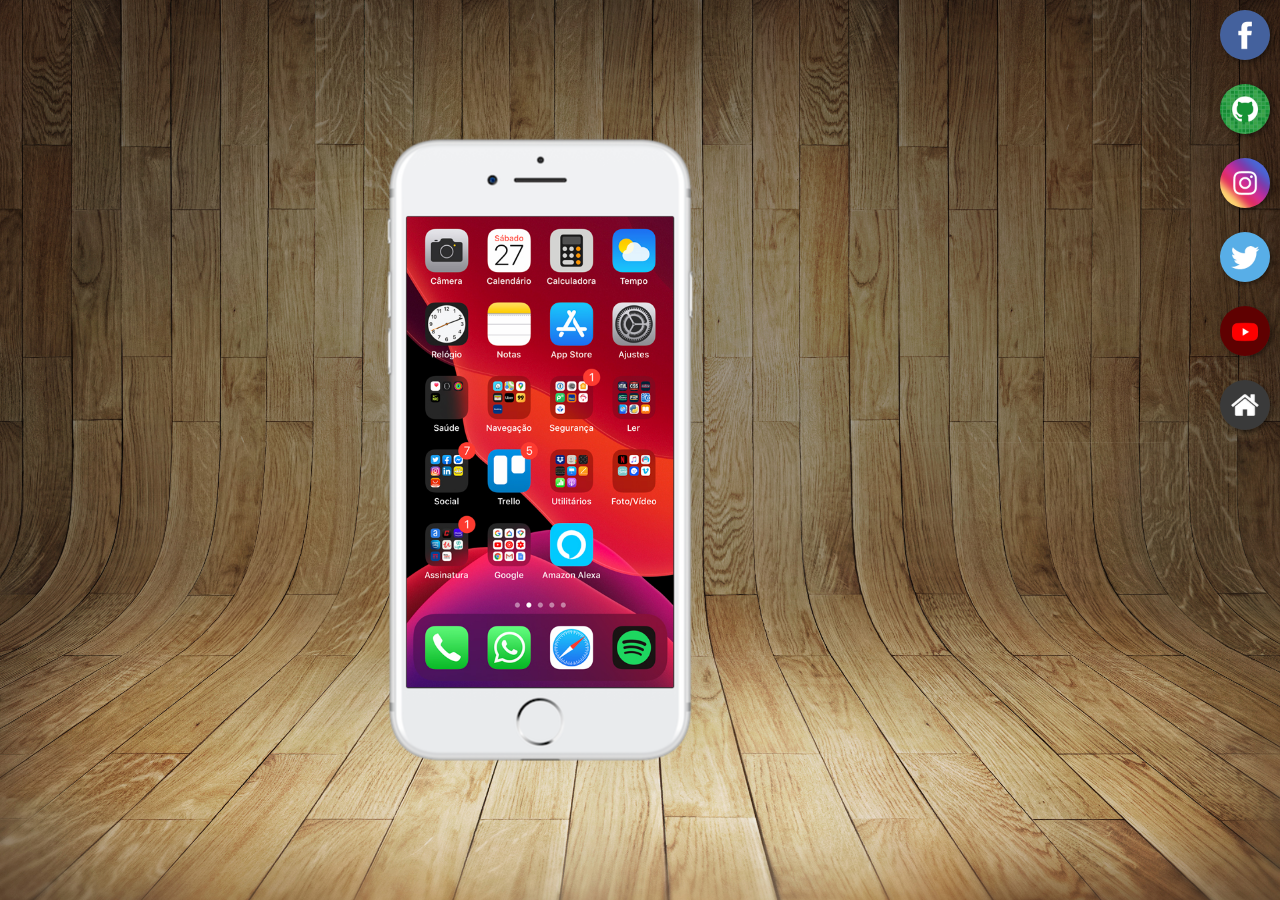
<file: index.html>
<!DOCTYPE html>
<html lang="pt-br">
<head>
    <meta charset="UTF-8">
    <meta name="viewport" content="width=device-width, initial-scale=1.0">
    <title>MInhas redes sociais</title>
    <link rel="stylesheet" href="./assets/style.css">
     <link rel="shortcut icon" href="./assets/favicon.ico" type="image/x-icon">
</head>
<body>
    <main>
        <section id="telephone">
            <iframe src="home.html" frameborder="0" name="screen"  id="screen" >
                Seu navegador não é compatível com essa função!
            </iframe>
        </section>

        <section id="social-media">
            <a href="./assets/face.html" target="screen" ><img src="./assets/imagens/logo-facebook.jpg" alt=" Lodo do  Faceboock"></a><br>
            <a href="./assets/github.html" target="screen" ><img src="./assets/imagens/logo-github.jpg" alt=" Lodo do GitHub"></a><br>
            <a href="./assets/instagram.html" target="screen" ><img src="./assets/imagens/logo-instagram.jpg" alt=" Lodo do Instagram"></a><br>
            <a href="./assets/twitter.html" target="screen" ><img src="./assets/imagens/logo-twitter.jpg" alt=" Lodo do Twitter "></a><br>
            <a href="./assets/youtube.html" target="screen" ><img src="./assets/imagens/logo-youtube.jpg" alt=" Lodo do Youtube"></a><br>
            <a href="./home.html" target="screen" ><img src="./assets/imagens/logo-home.jpg" alt=" Lodo Home "></a><br>
        </section>
    </main>    
</body>
</html>
</file>
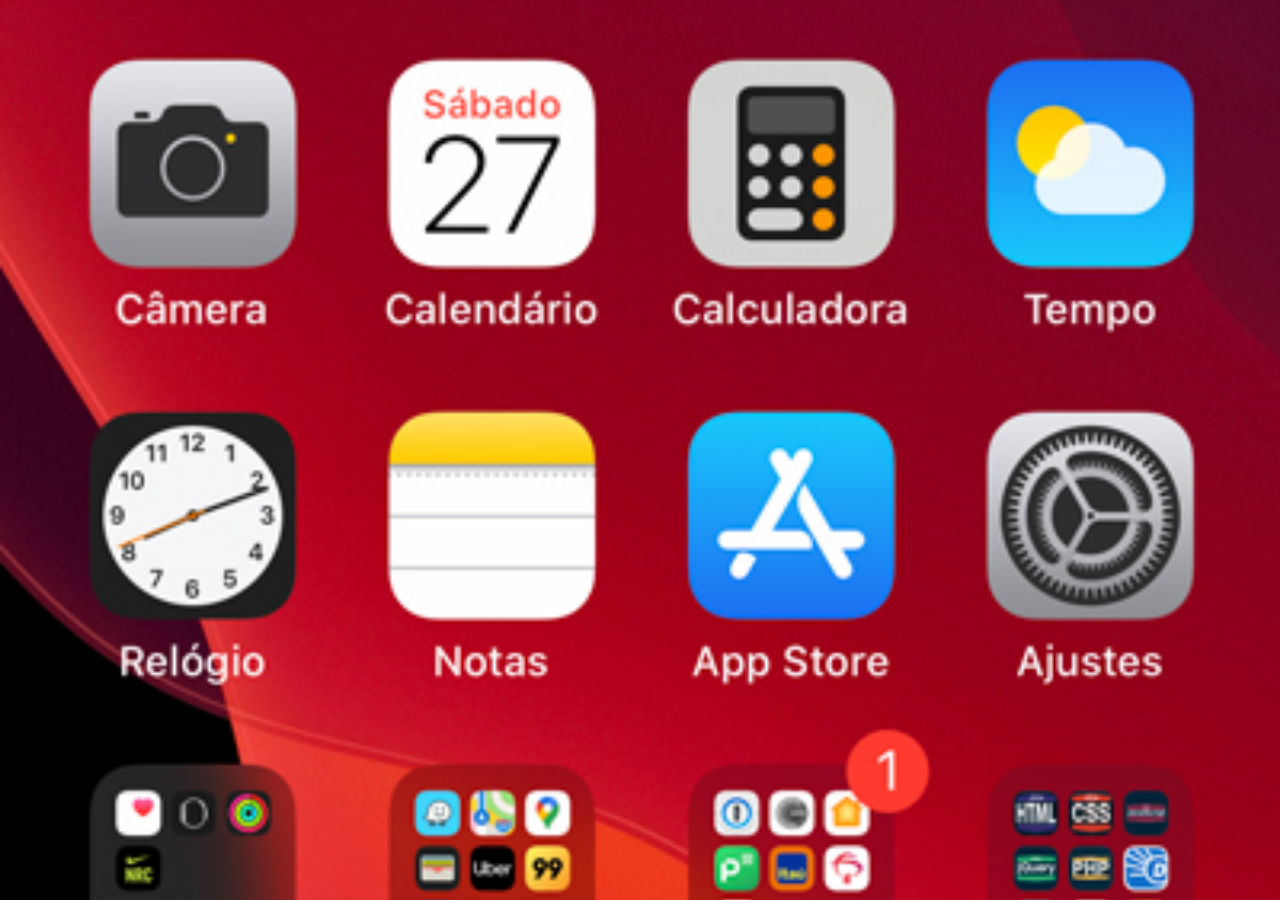
<file: home.html>
<!DOCTYPE html>
<html lang="pt-br">
<head>
    <meta charset="UTF-8">
    <meta name="viewport" content="width=device-width, initial-scale=1.0">
    <title>Home</title>
</head>
<style>
    *   {
        margin: 0px;
        padding: 0px;
        box-sizing: border-box;
    }
    body    {
        width: 100vw;
        height: 100vh;
        background: black url('./assets/imagens/tela-home.jpg') no-repeat top center;
        background-size: cover;  /*preenche todo o tamanho da tela*/
    }
</style>
<body>
    
</body>
</html>
</file>
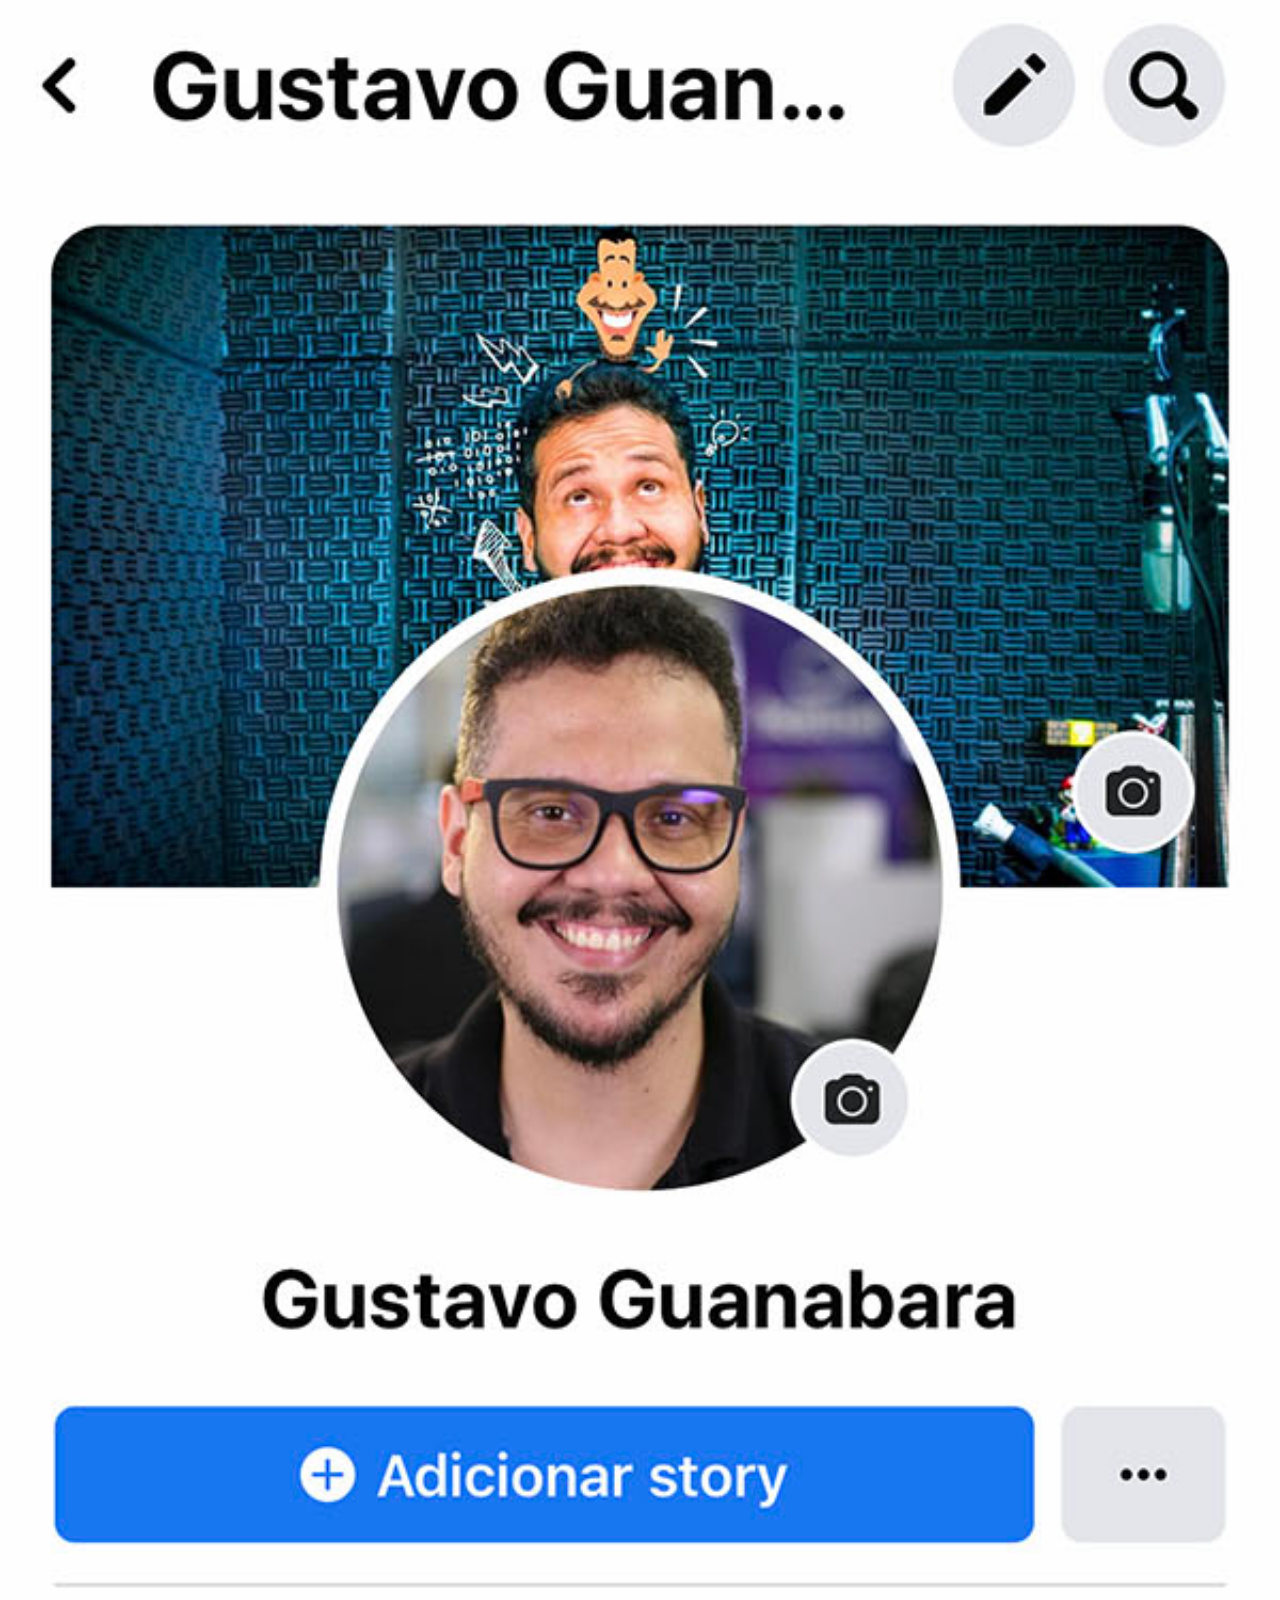
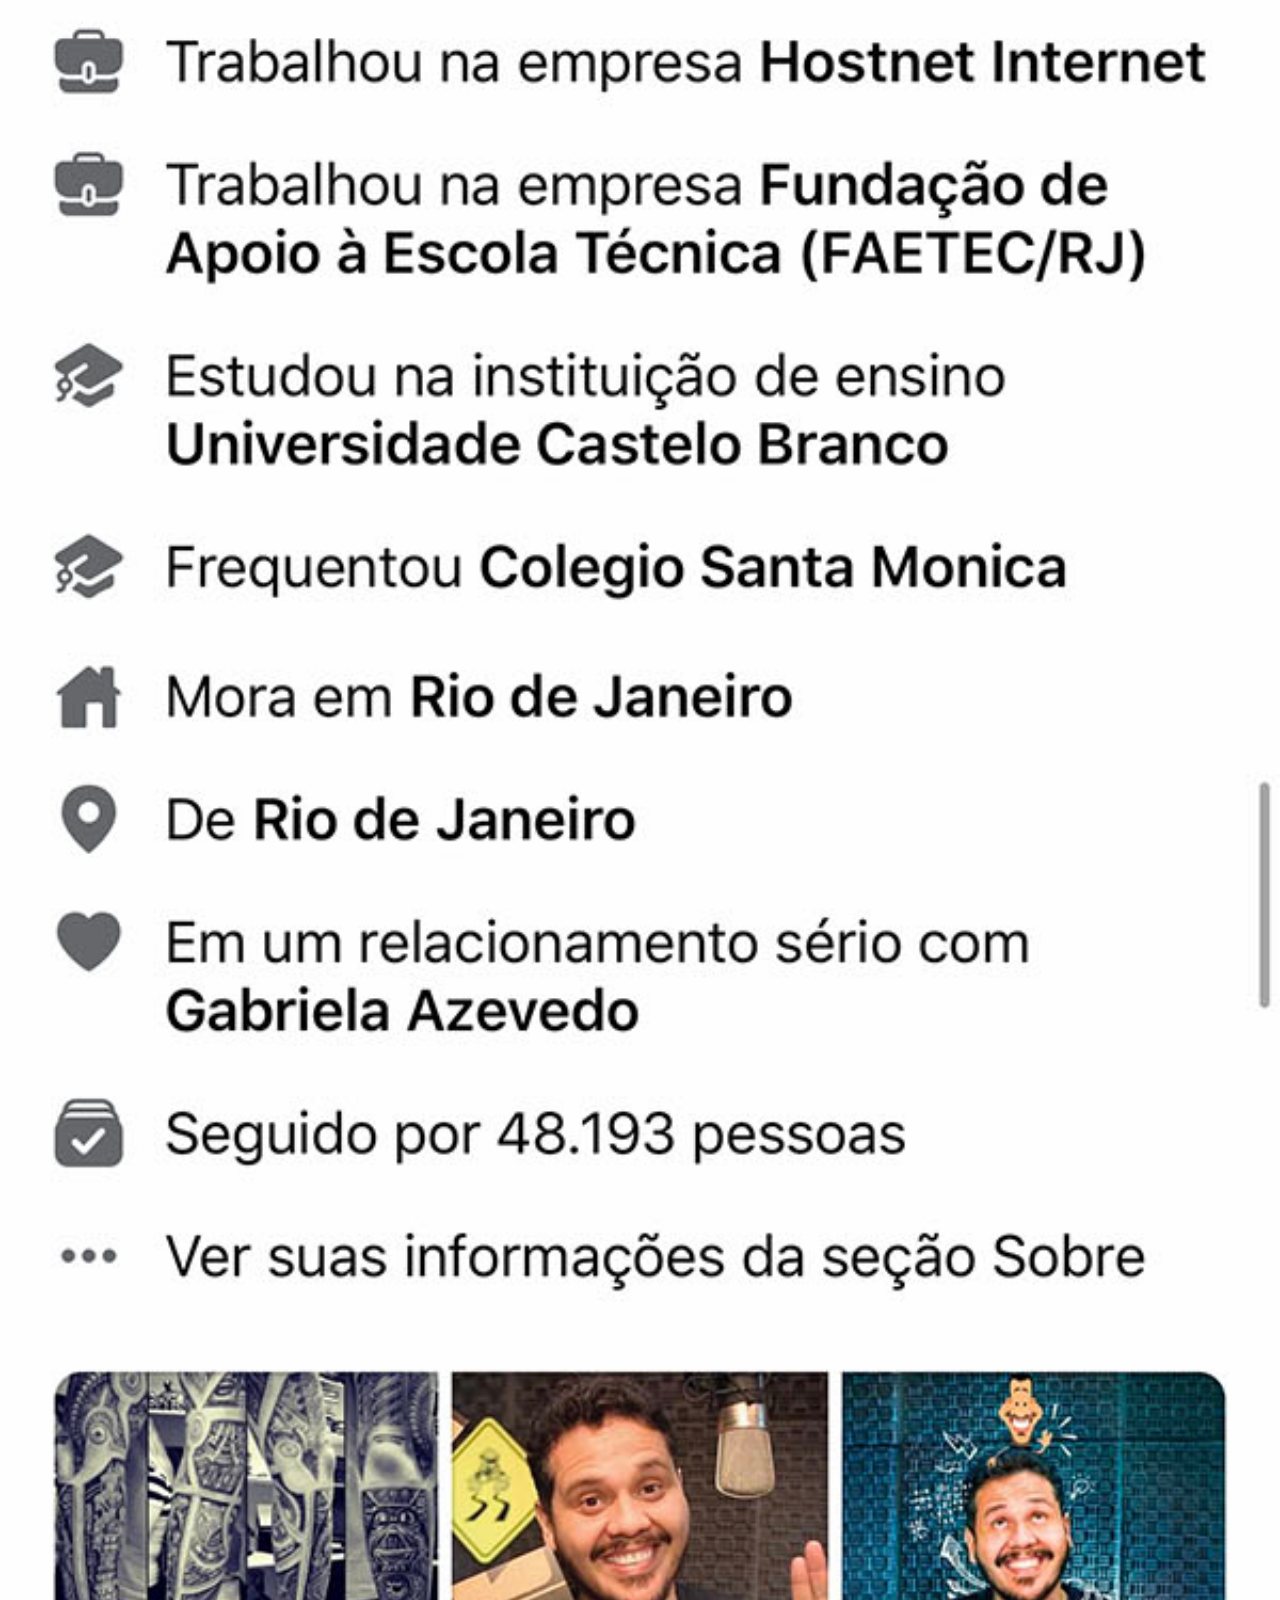
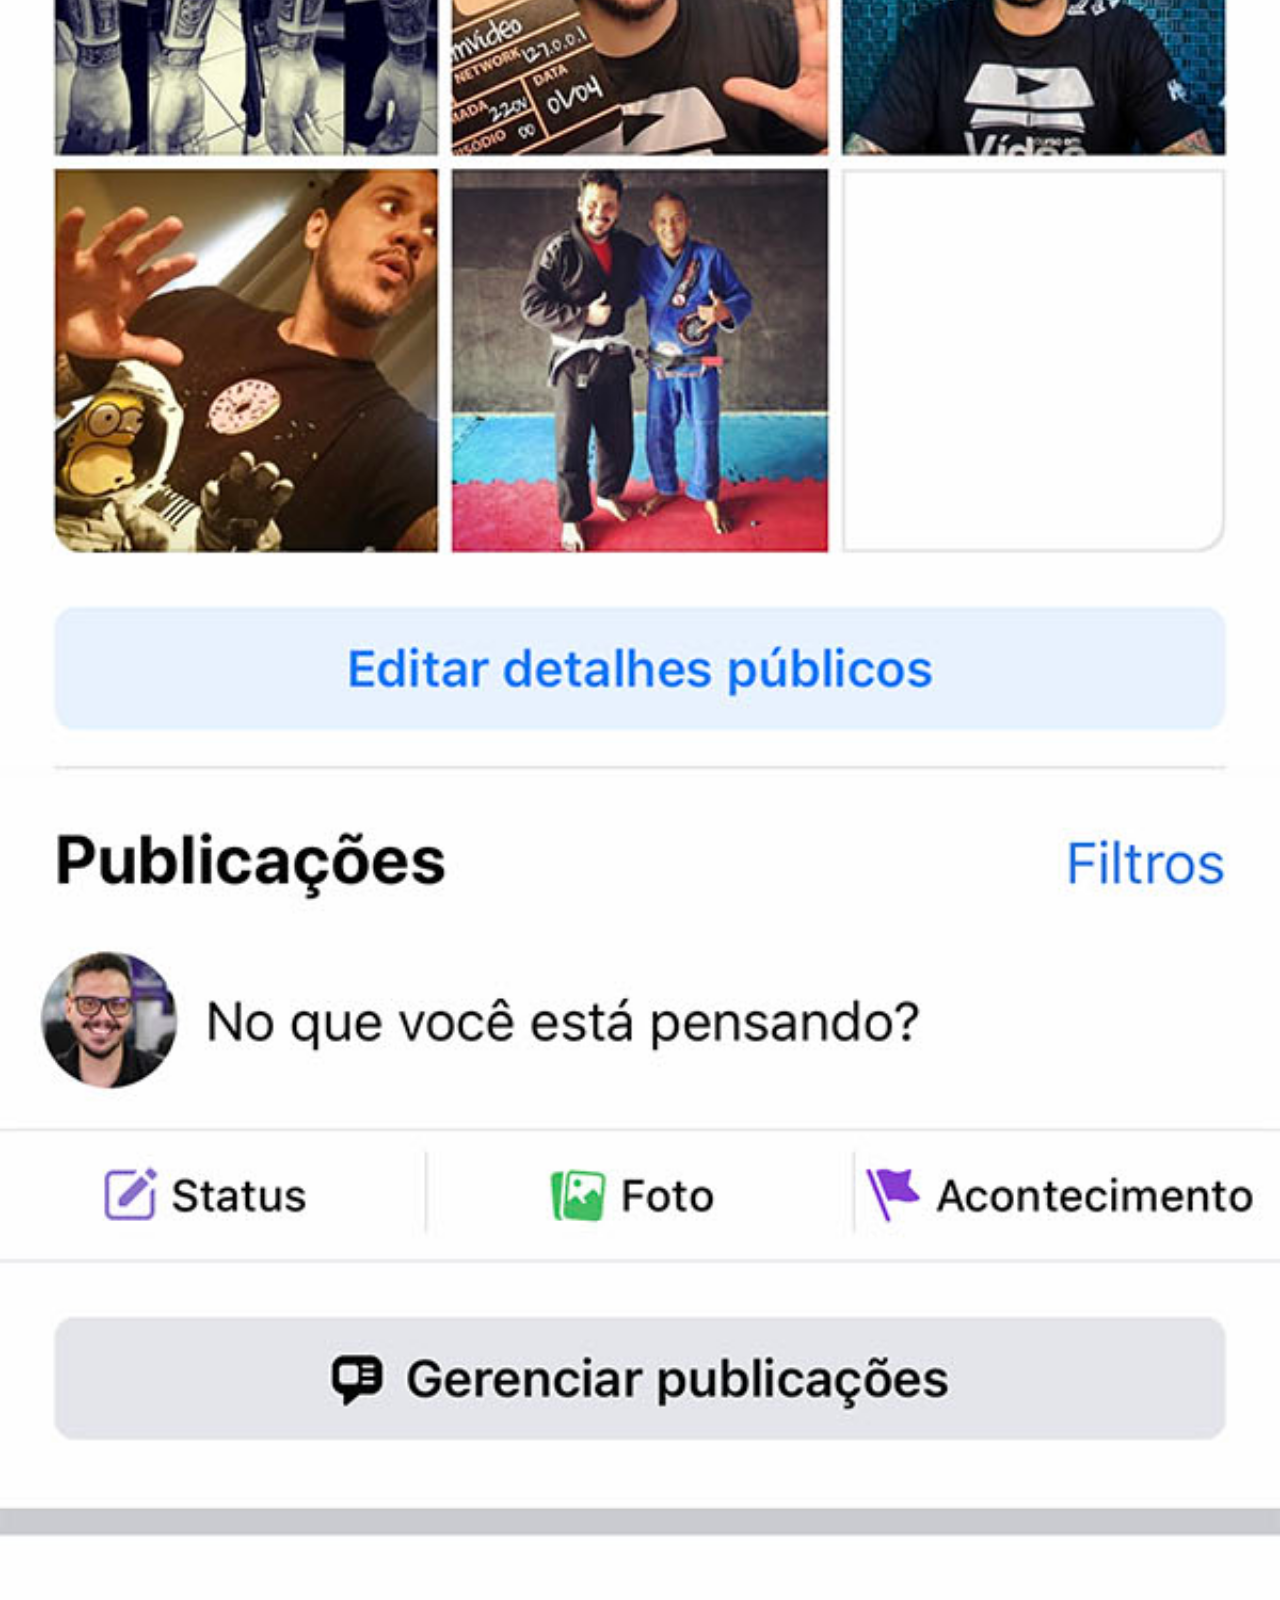
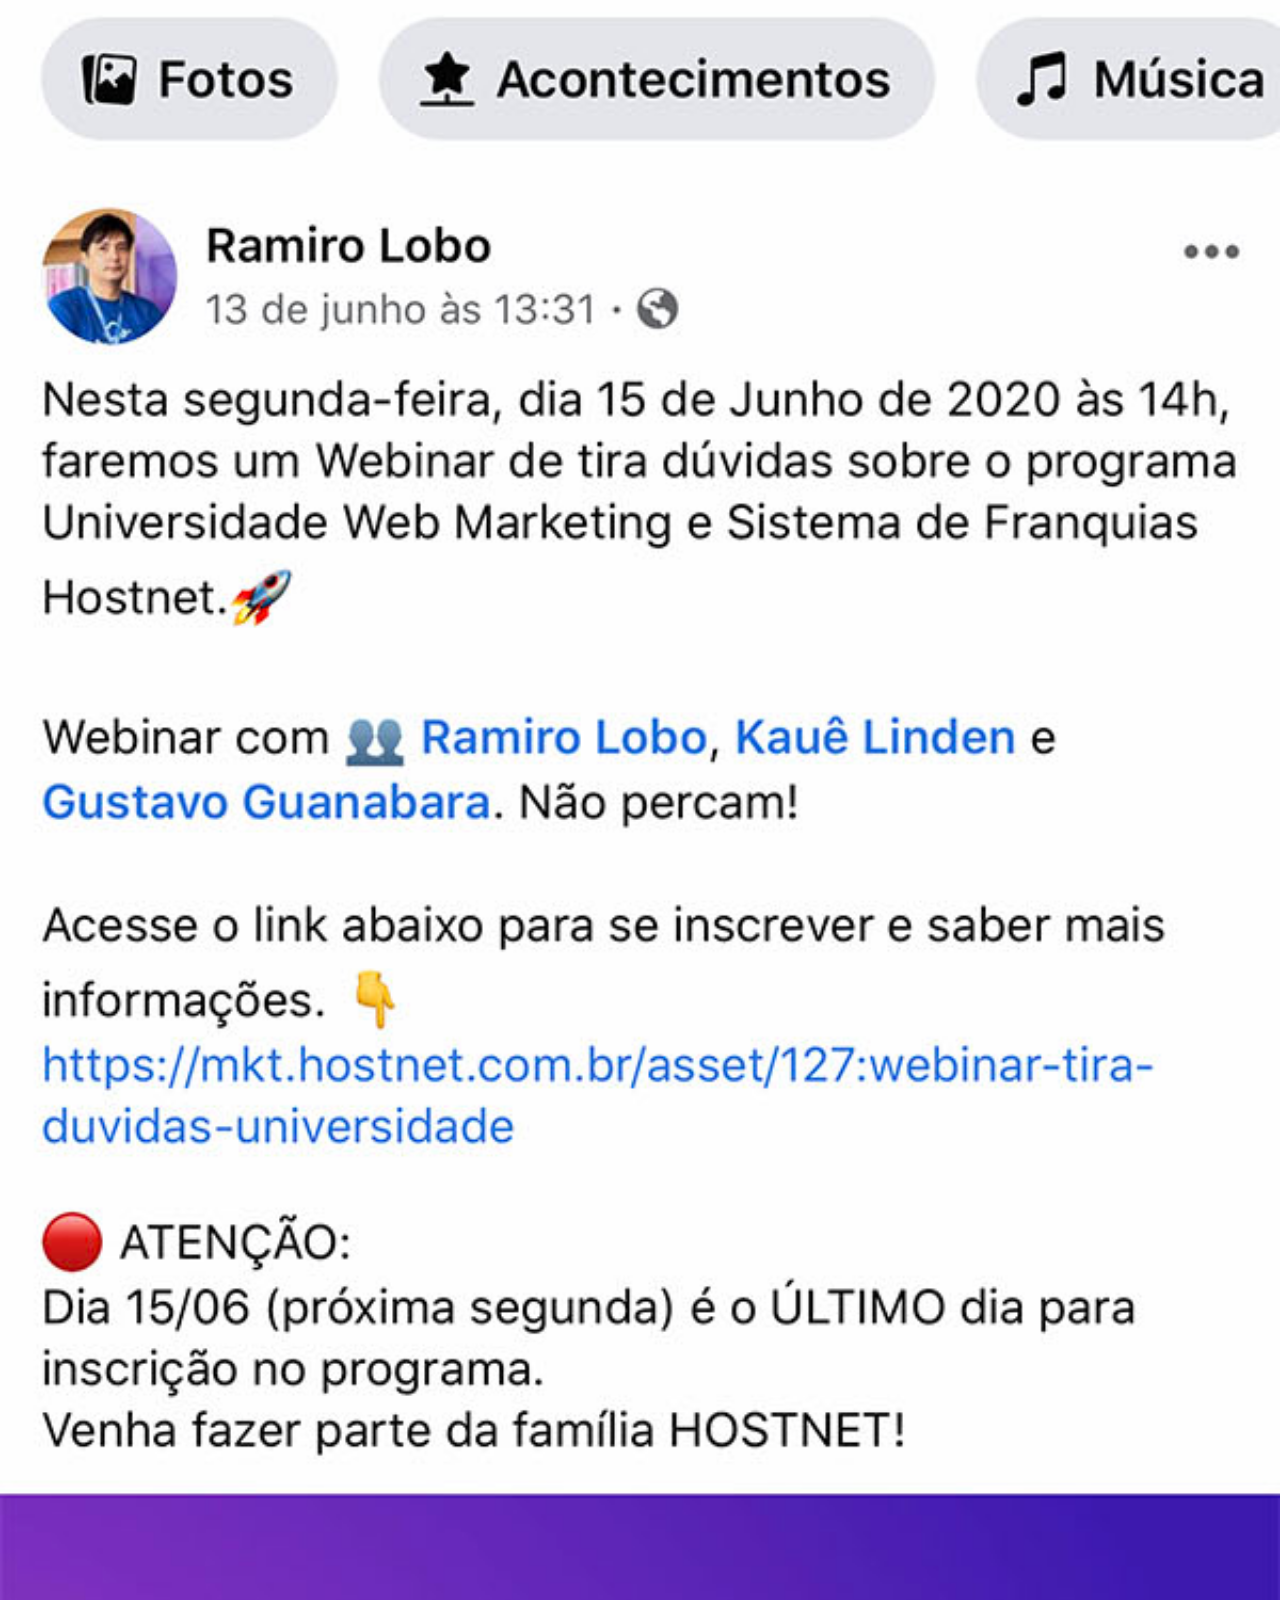
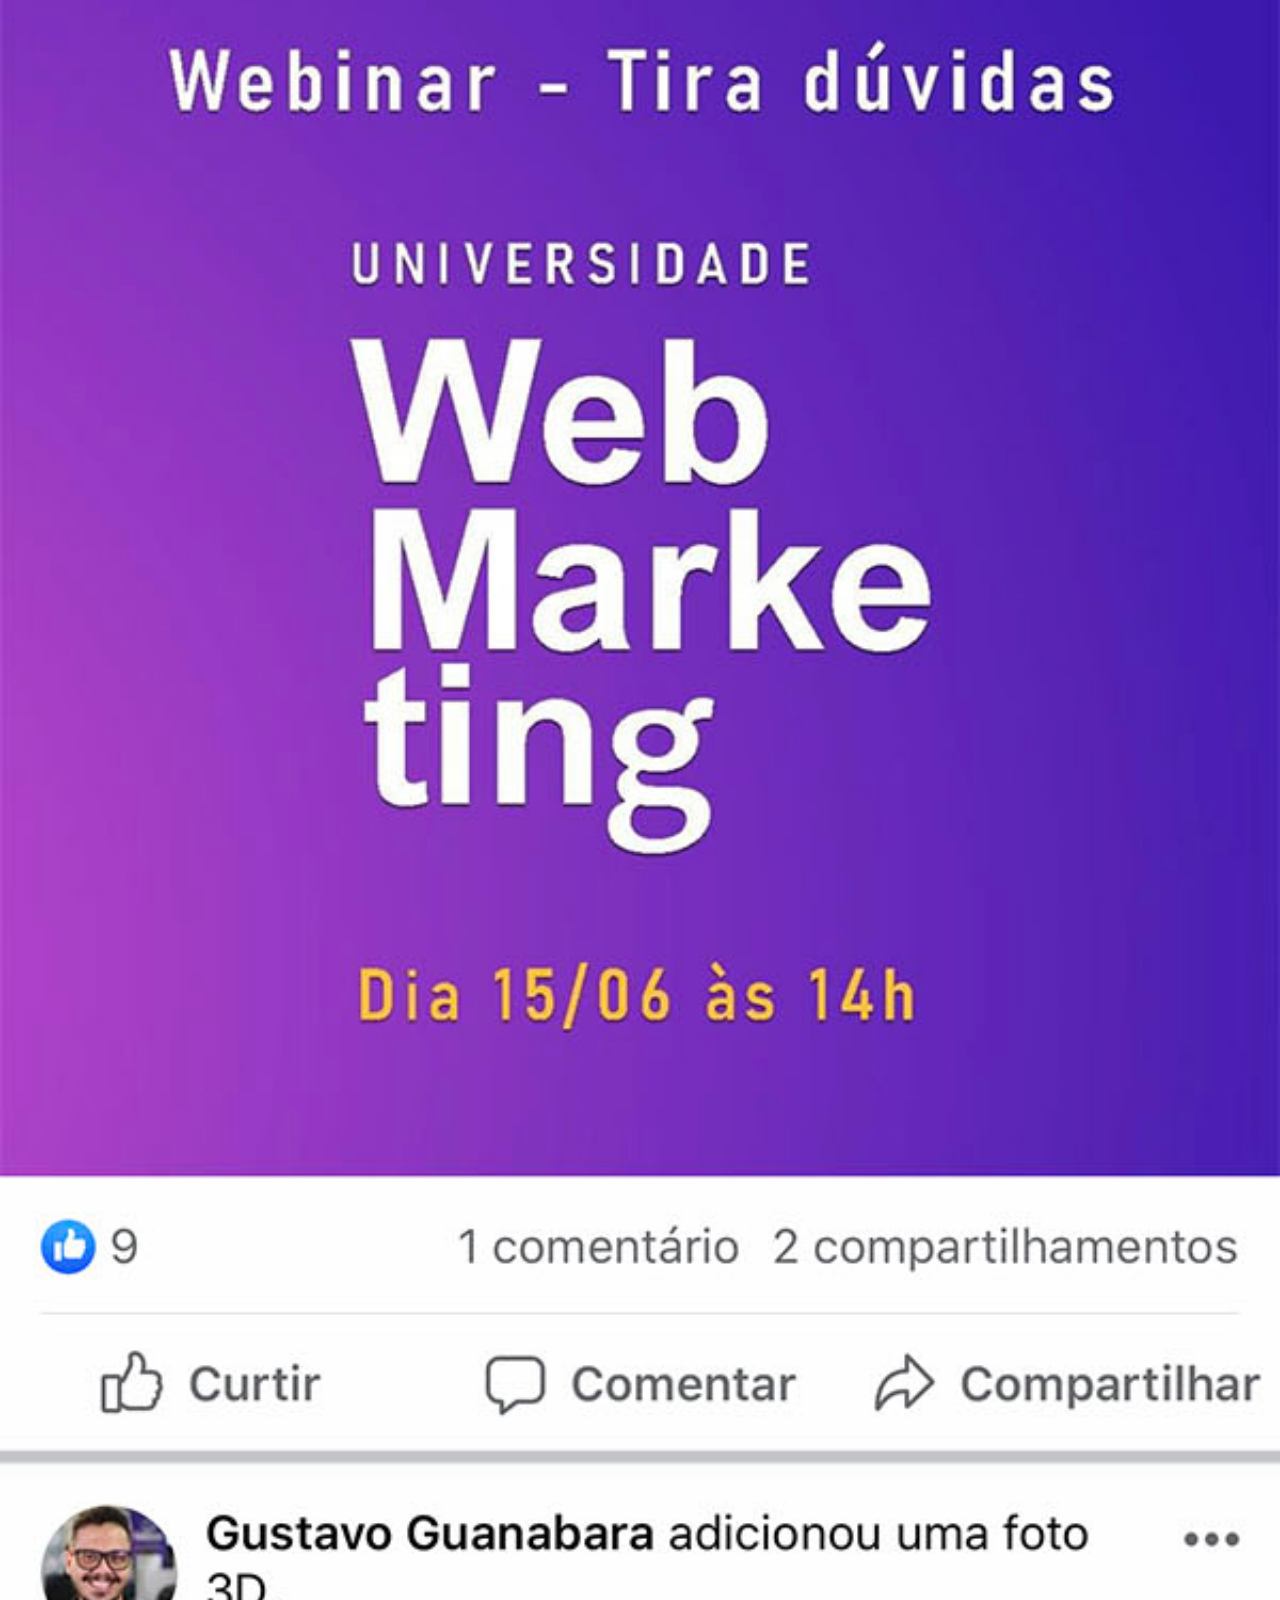
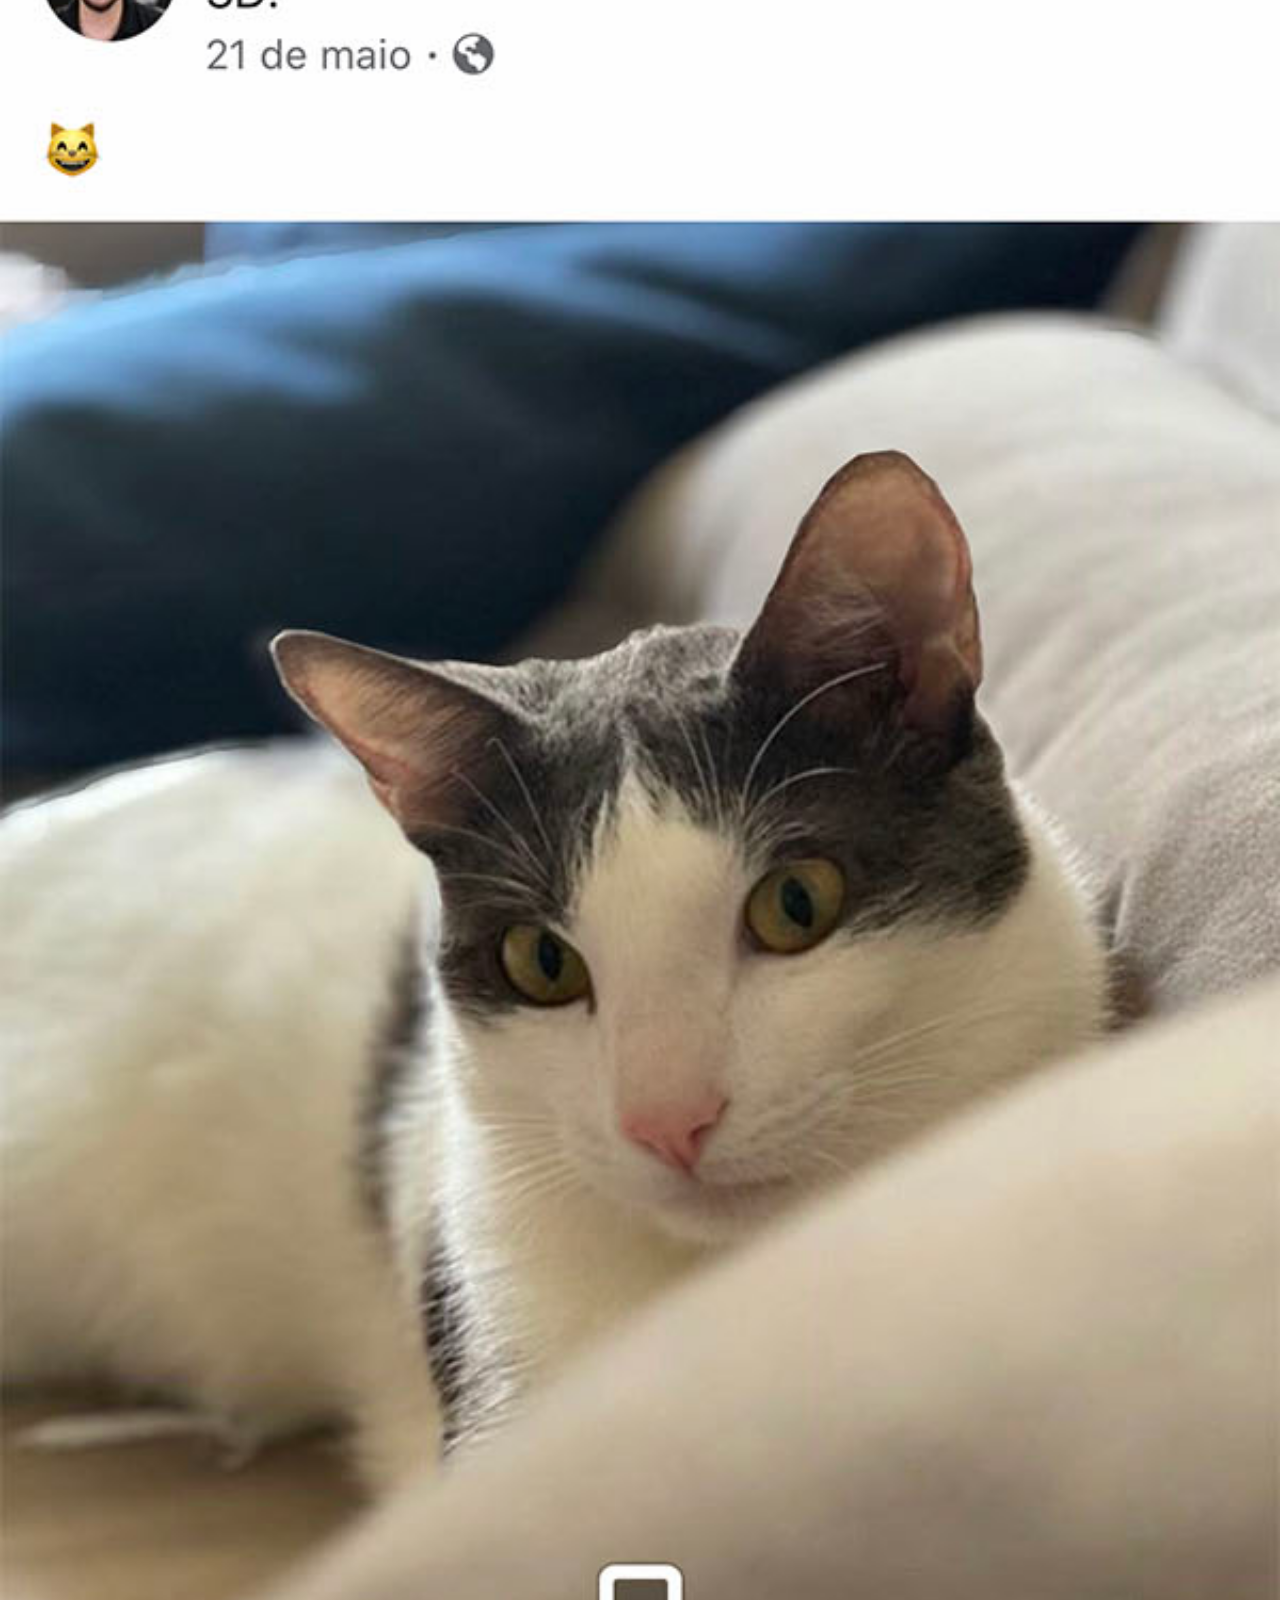
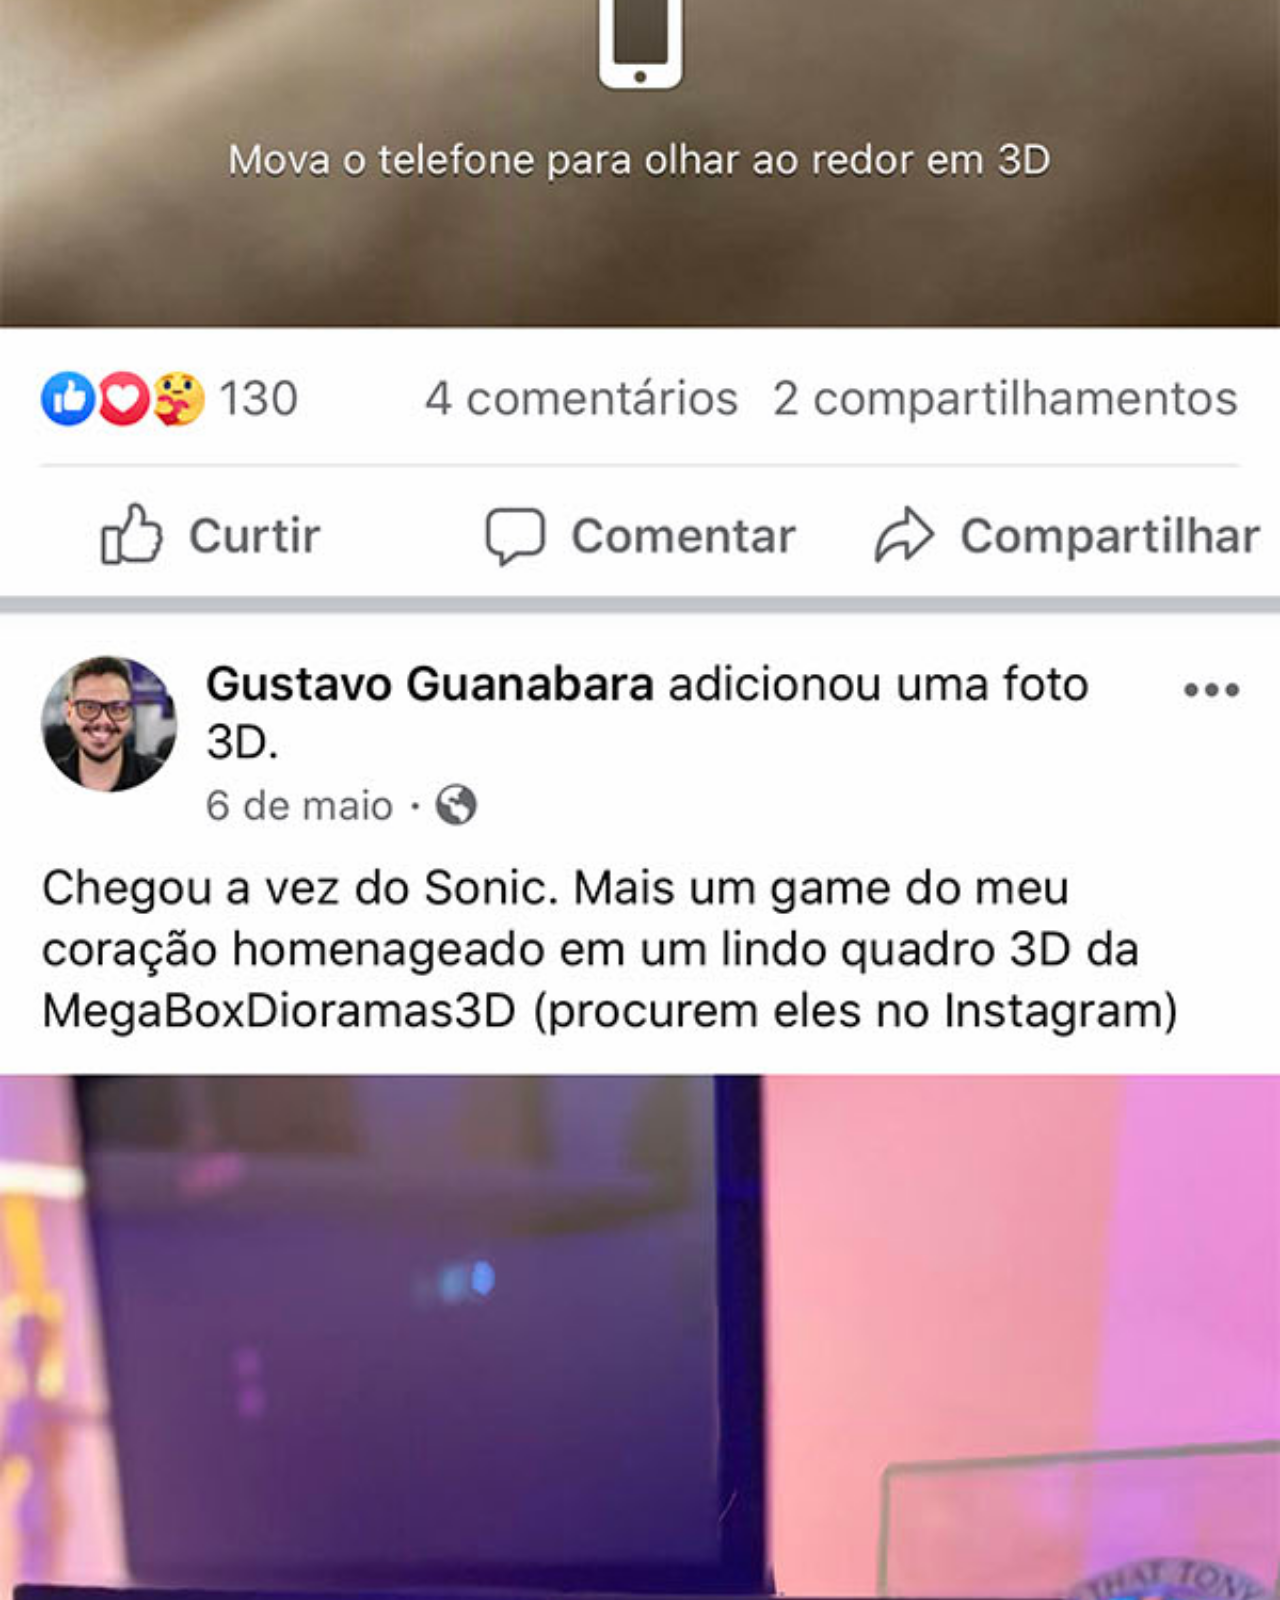
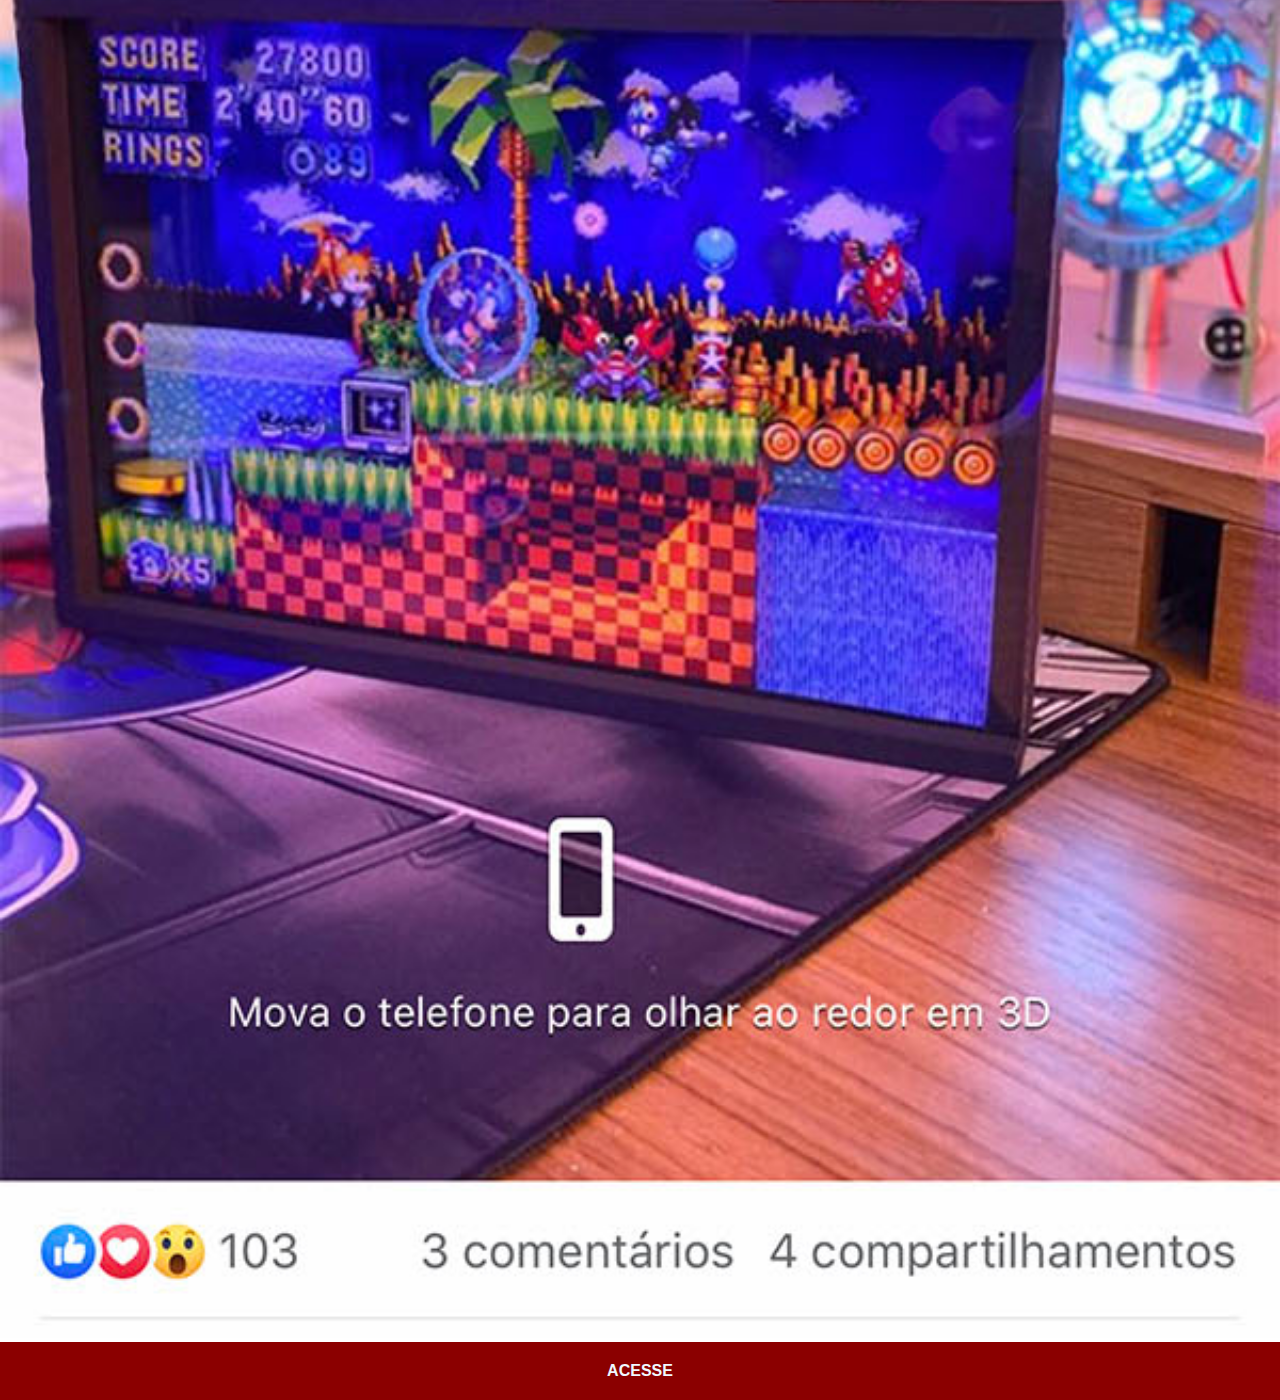
<file: assets/face.html>
<!DOCTYPE html>
<html lang="pt-br">
<head>
    <meta charset="UTF-8">
    <meta name="viewport" content="width=device-width, initial-scale=1.0">
    <title>Faceboock</title>
    <link rel="stylesheet" href="social.css">
</head>
<body>
    <img src="./imagens/tela-facebook.jpg" alt="Faceboock">
    <a href="https://www.facebook.com/gustavoguanabara" target="_blank" >ACESSE</a>    
</body>
</html>
</file>
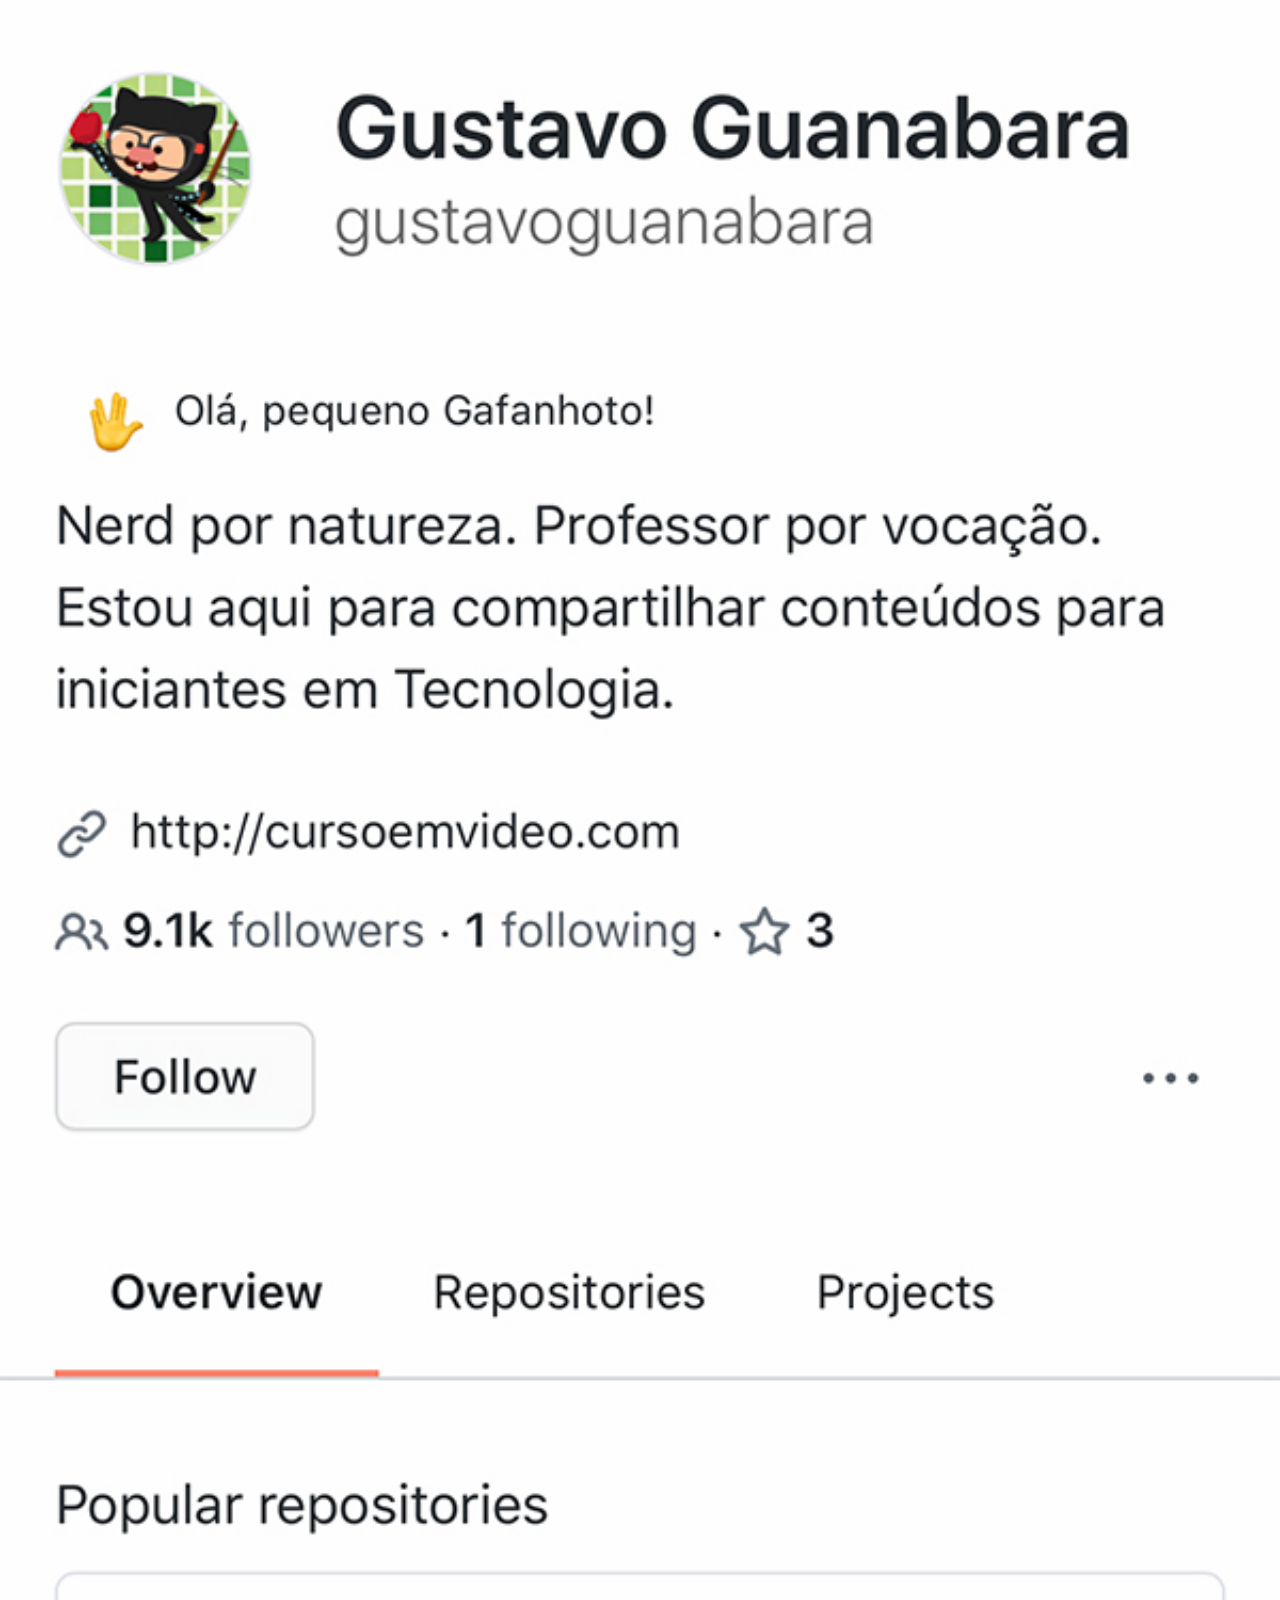
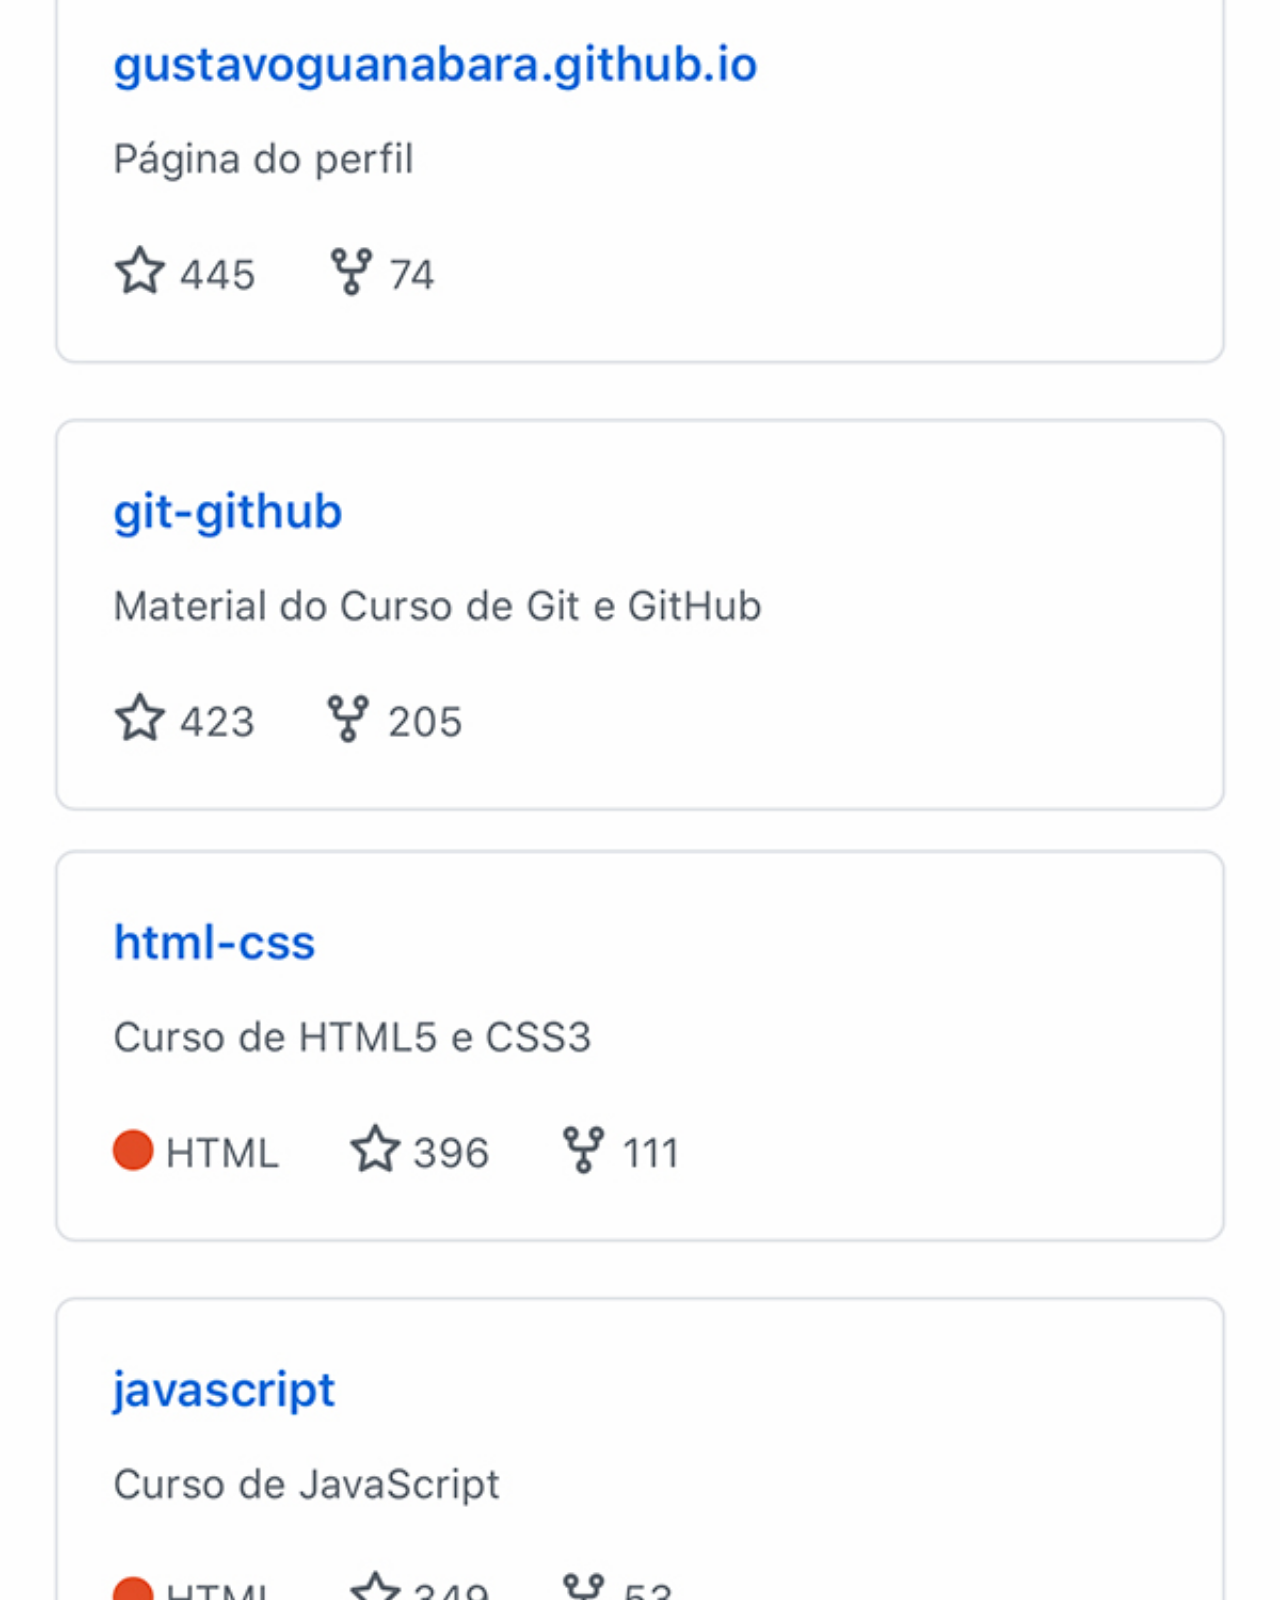
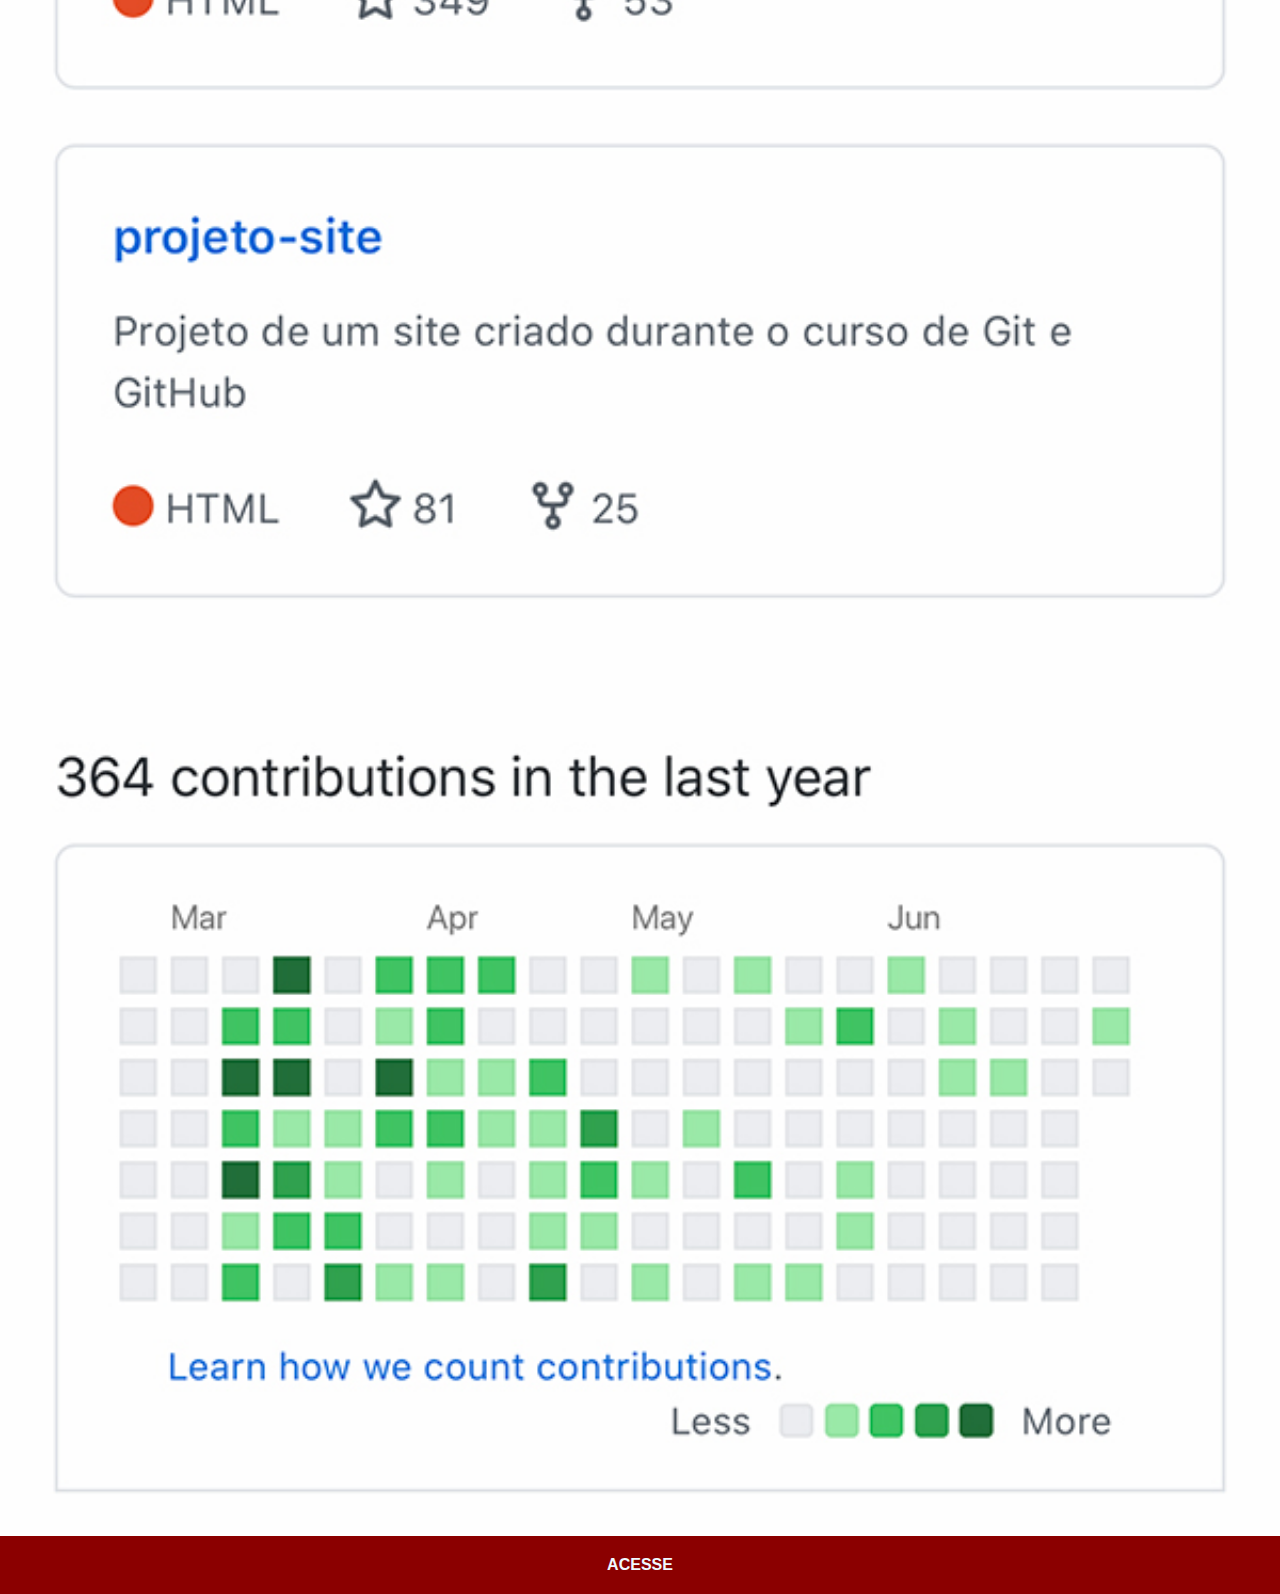
<file: assets/github.html>
<!DOCTYPE html>
<html lang="pt-br">
<head>
    <meta charset="UTF-8">
    <meta name="viewport" content="width=device-width, initial-scale=1.0">
    <title>GitHub</title>
    <link rel="stylesheet" href="social.css">
</head>
<body>
    <img src="./imagens/tela-github.jpg" alt="GitHub">
    <a href="https://github.com/gustavoguanabara" target="_blank" >ACESSE</a>
    
</body>
</html>
</file>
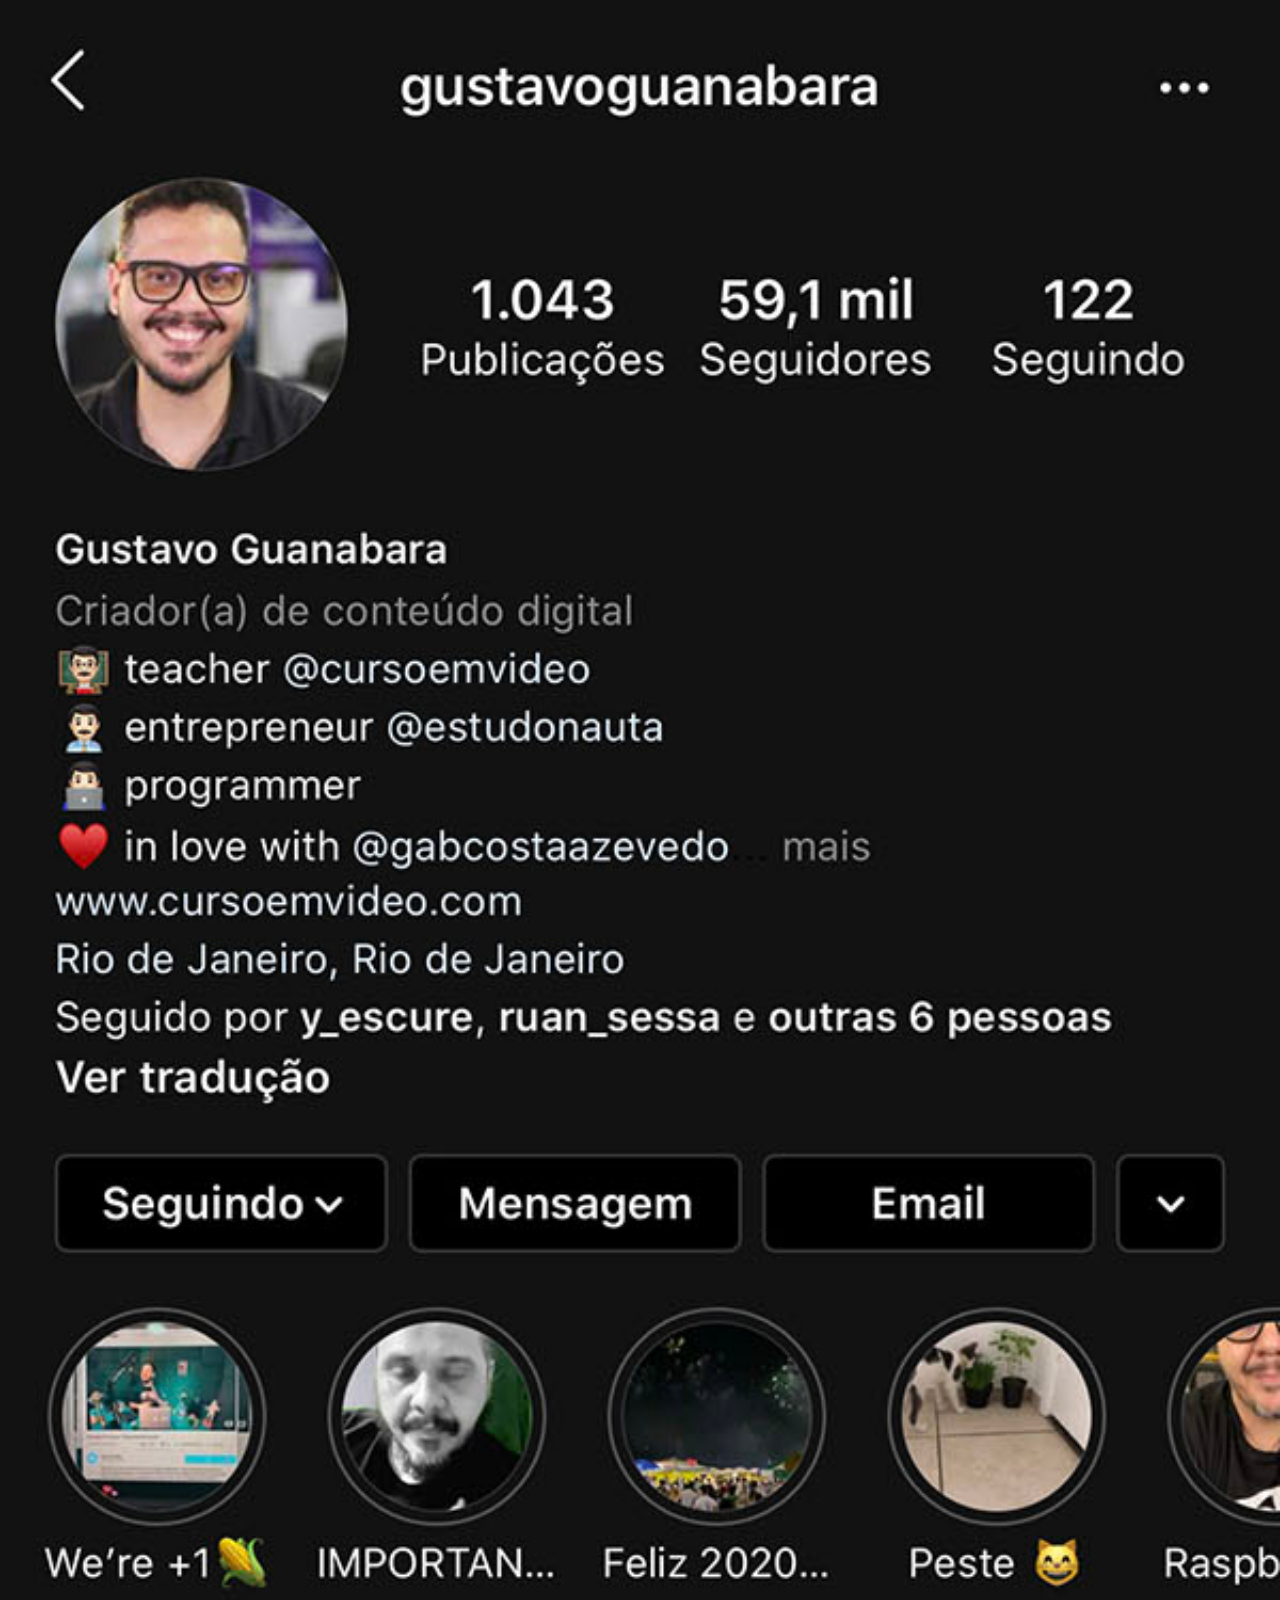
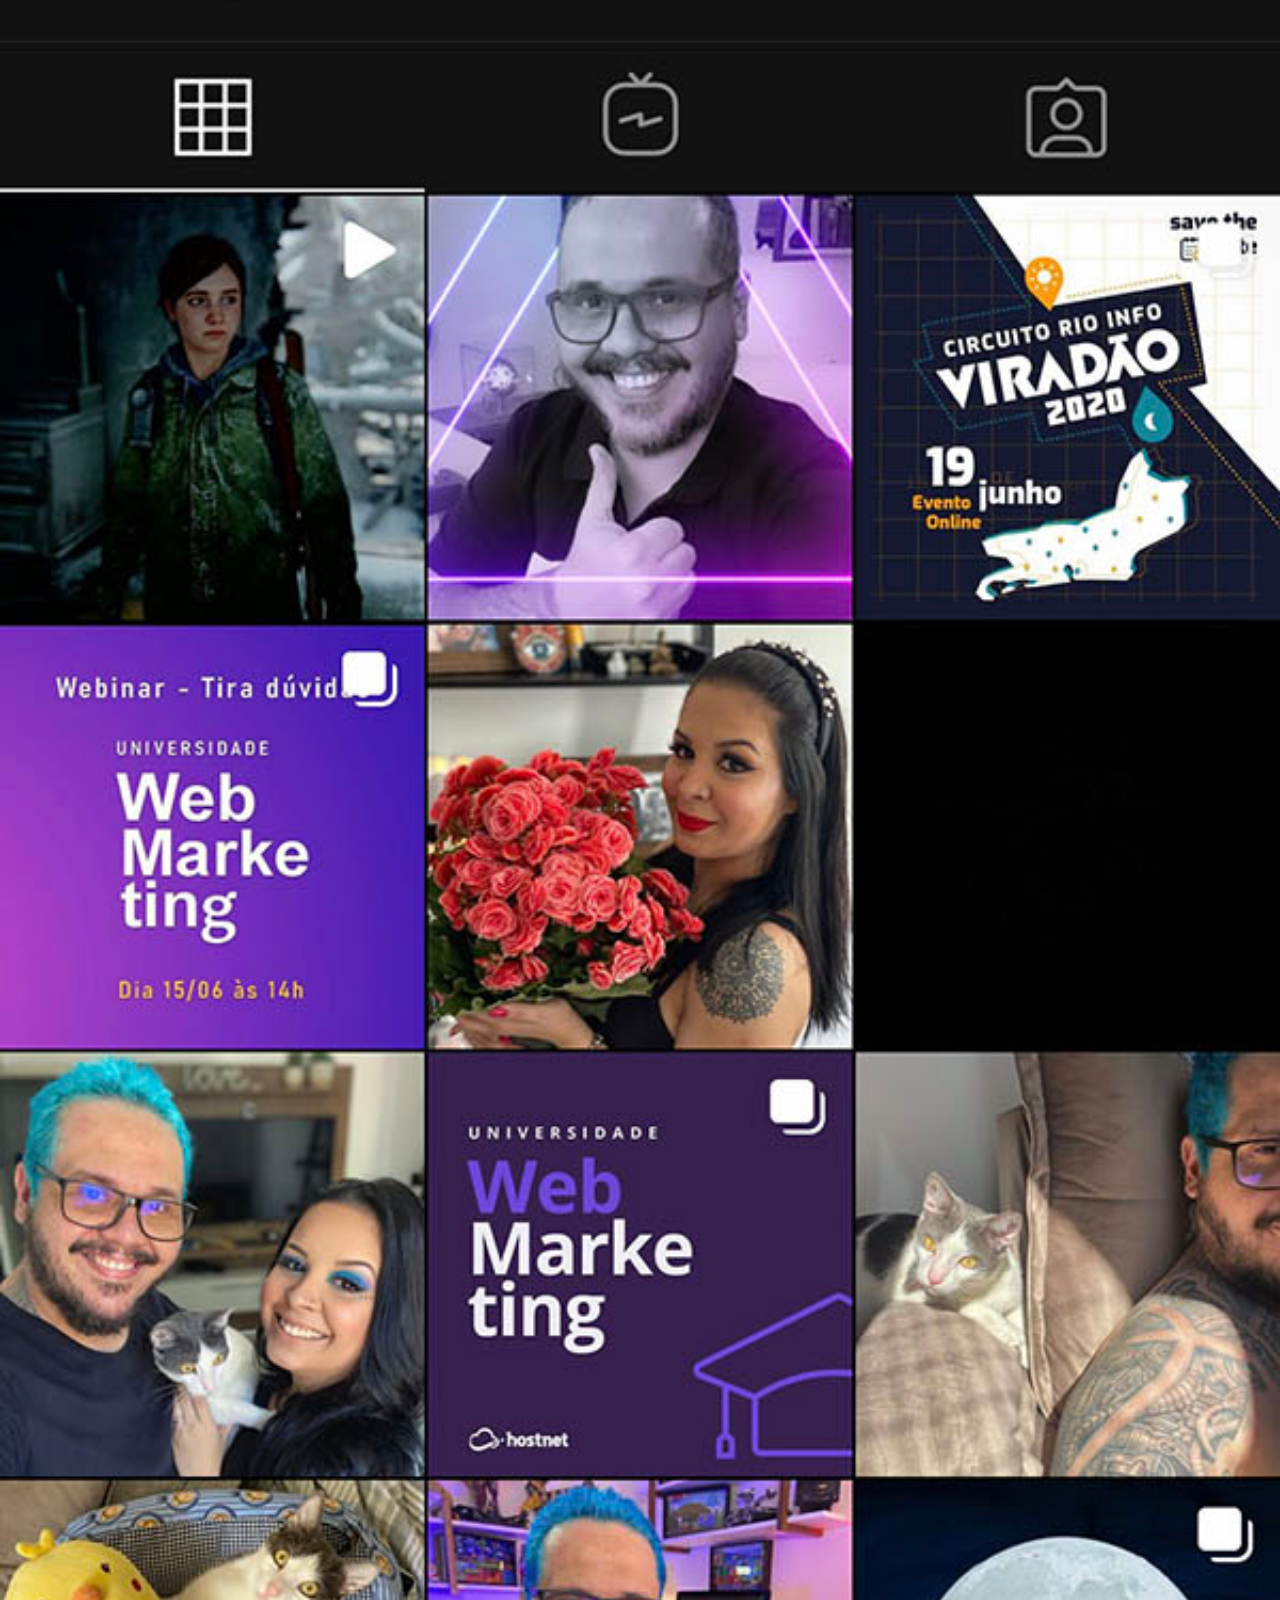
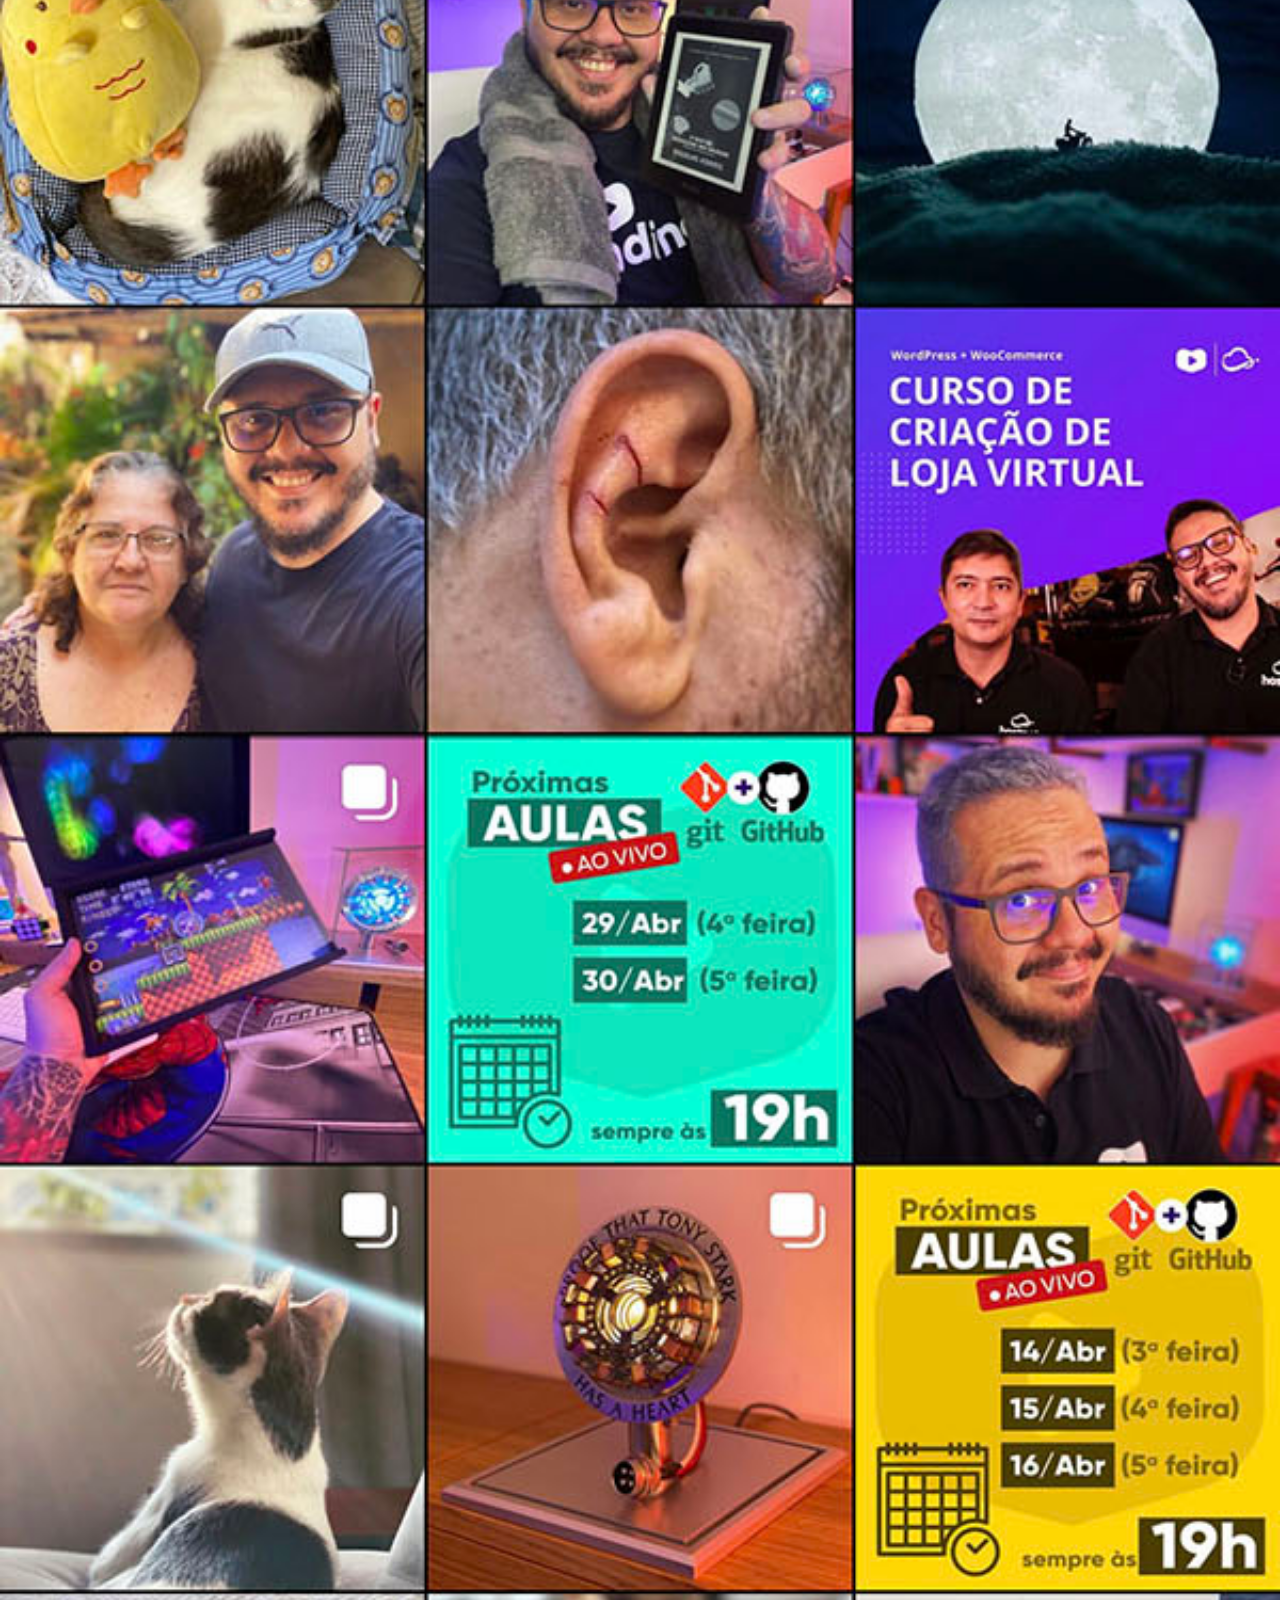
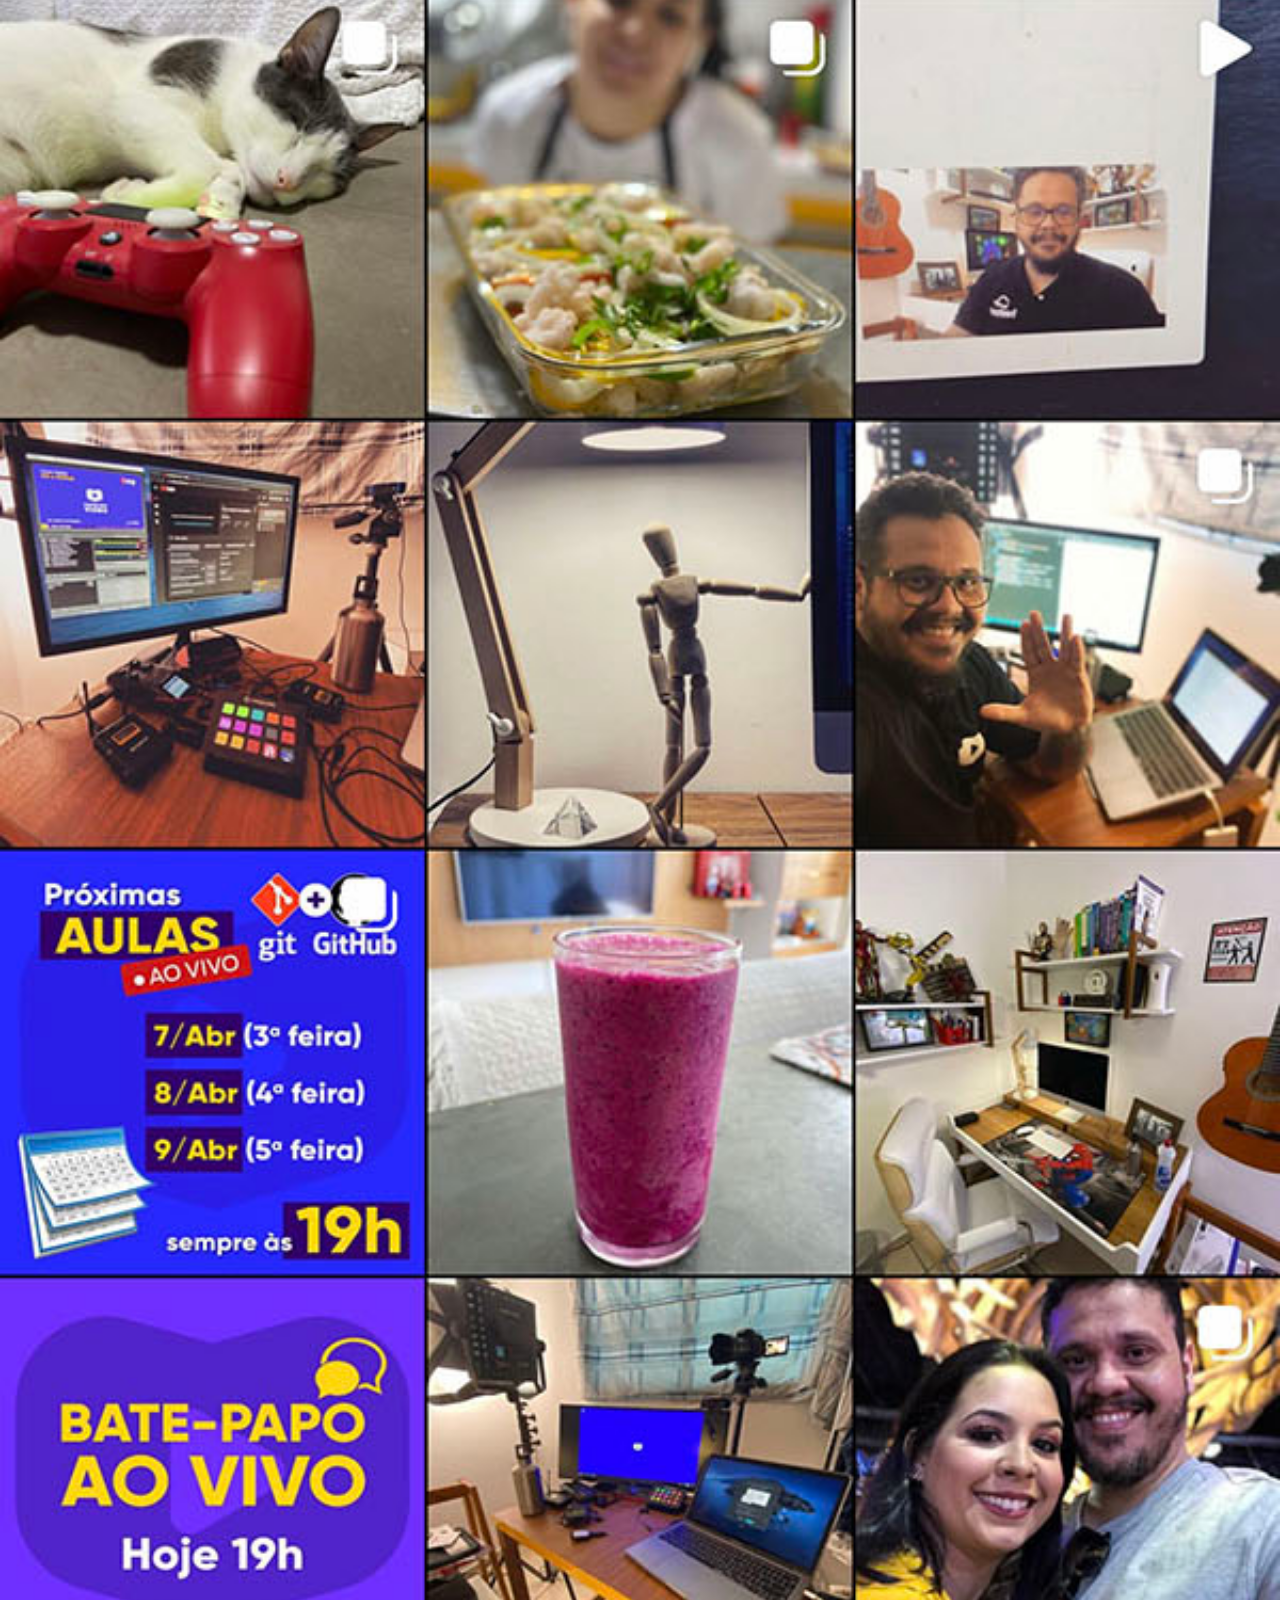
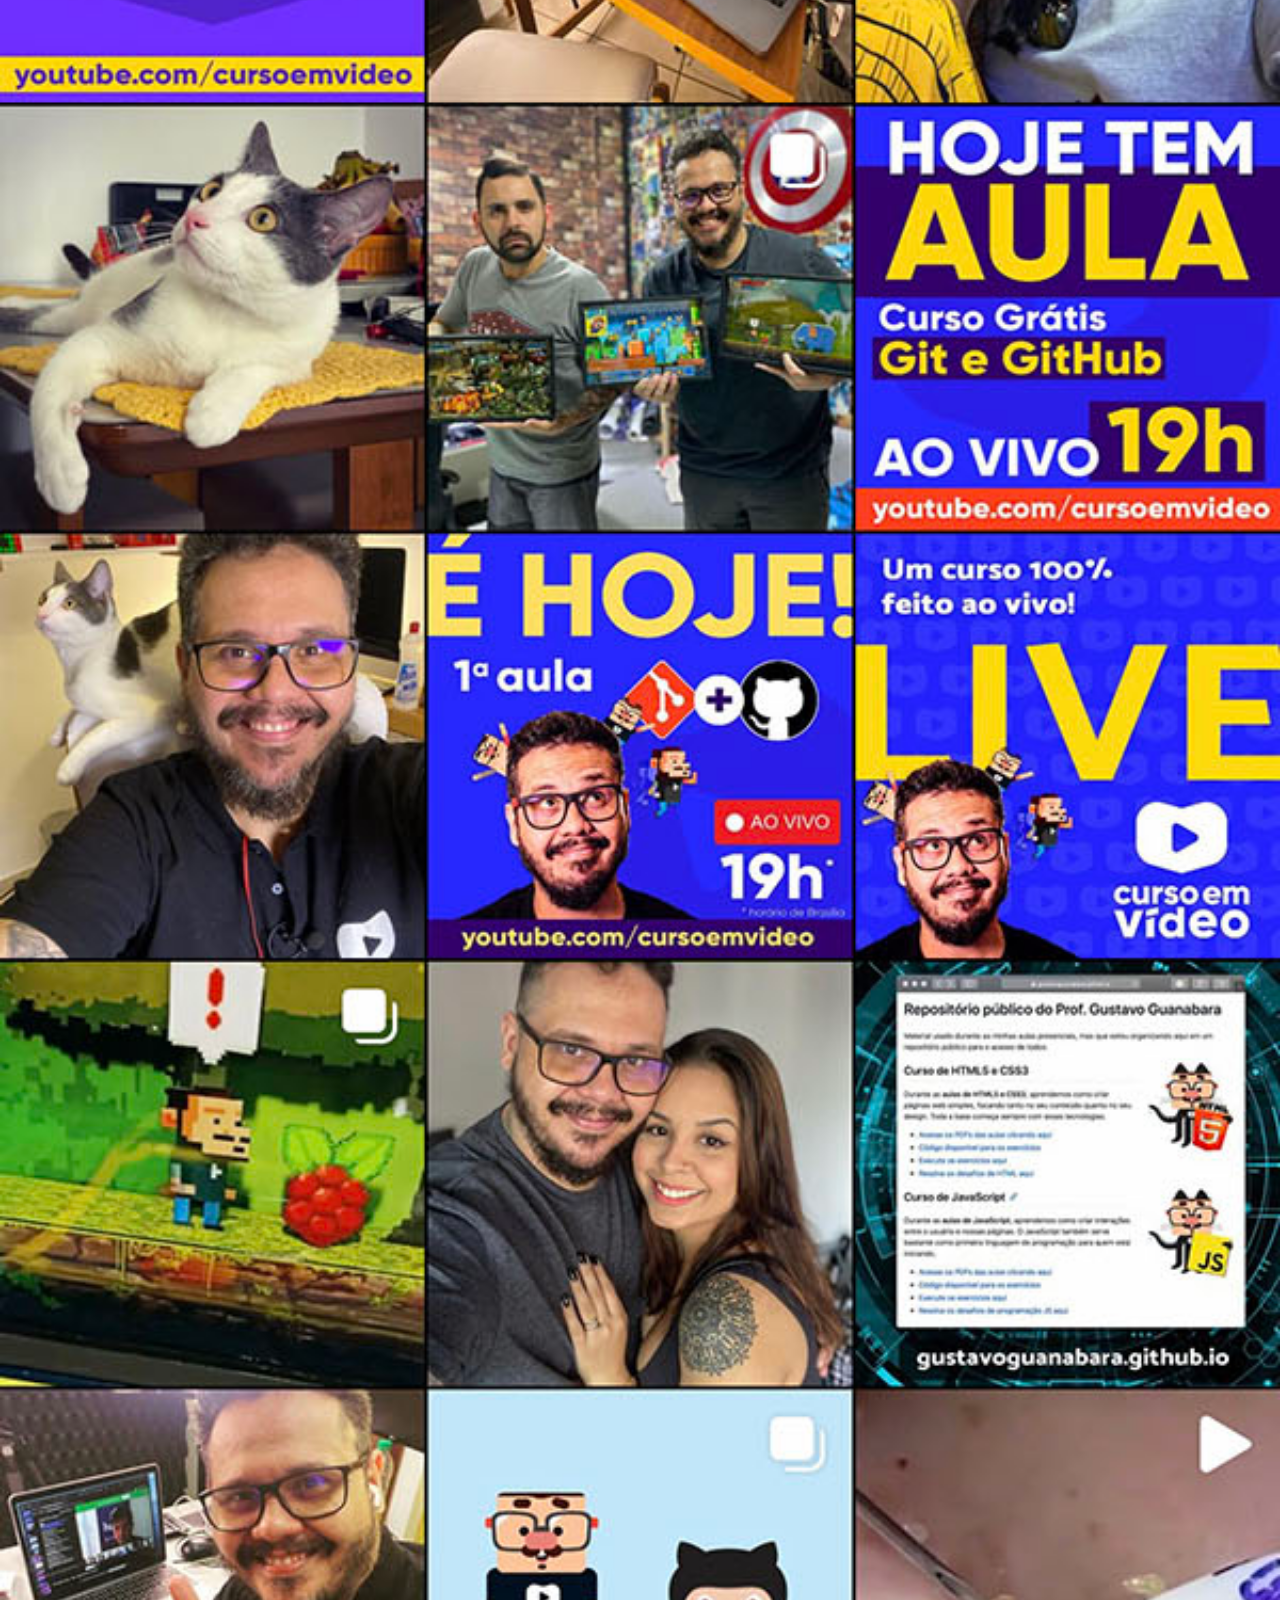
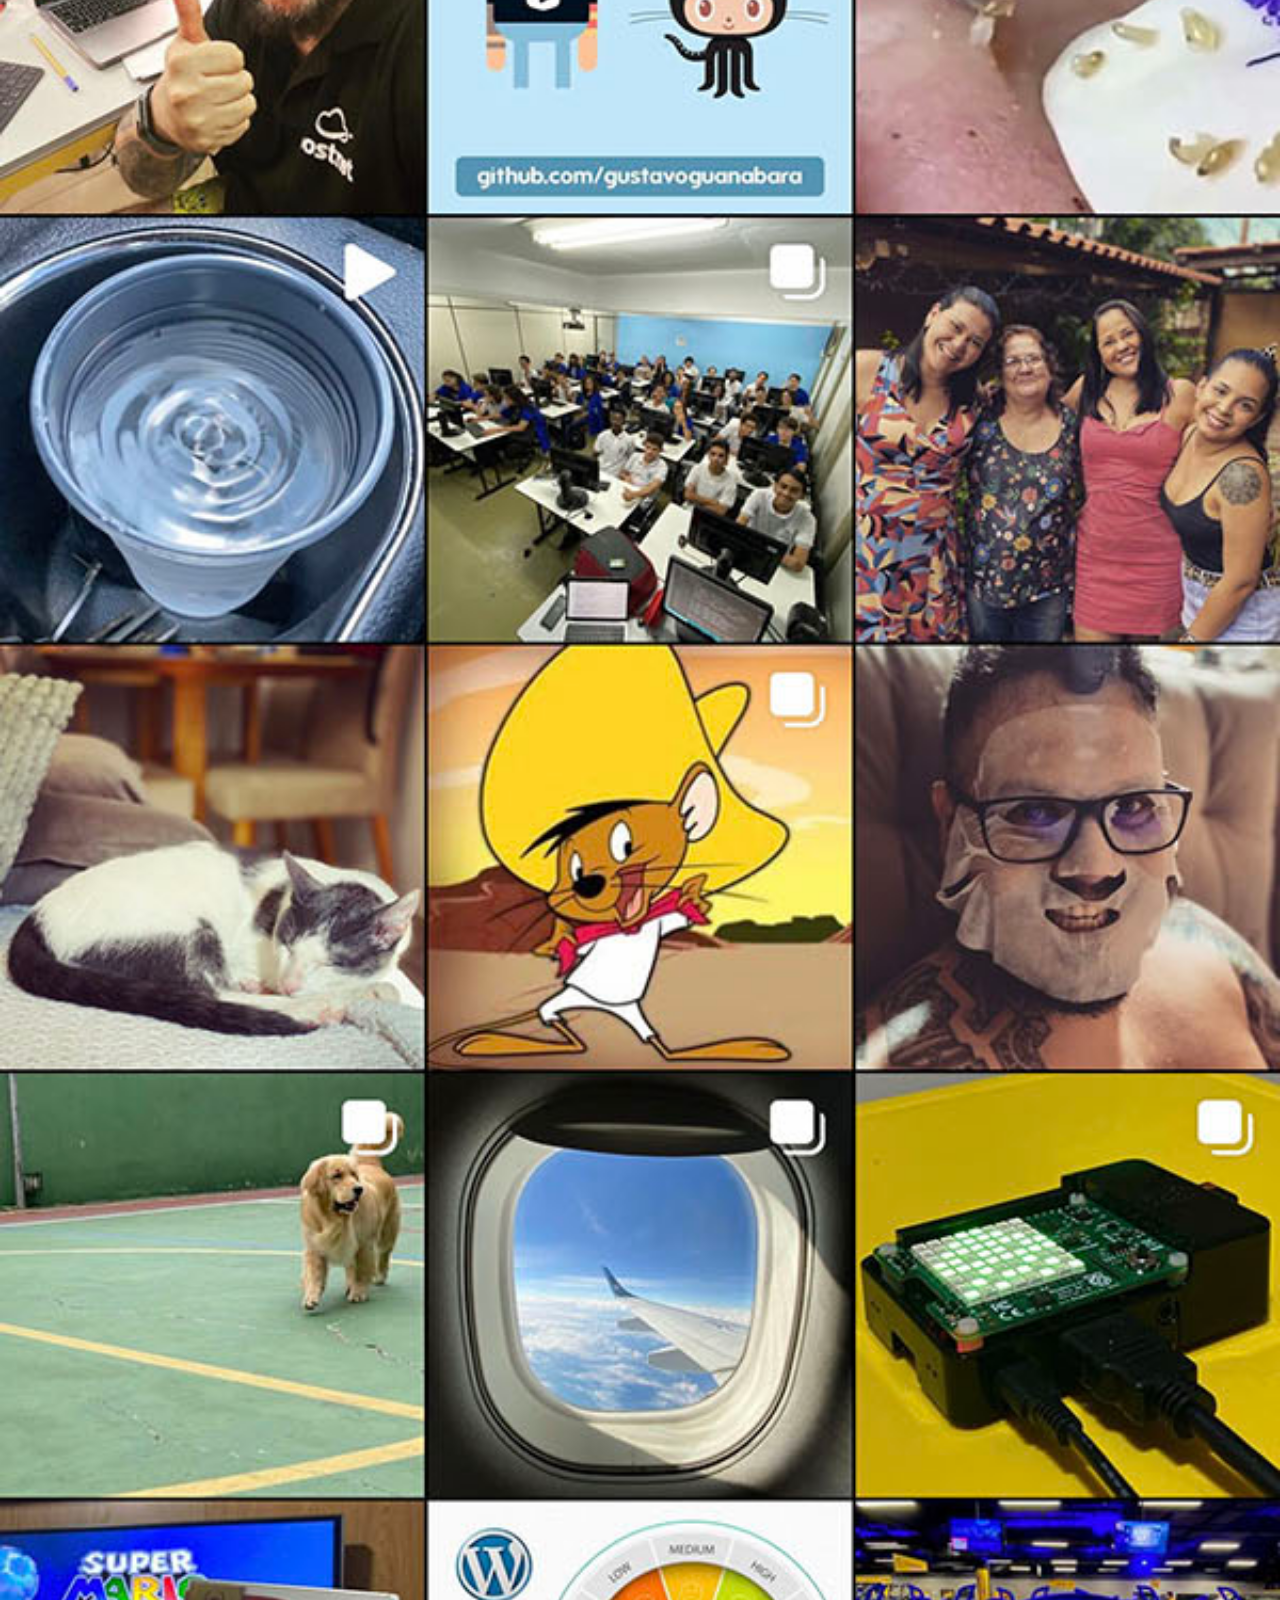
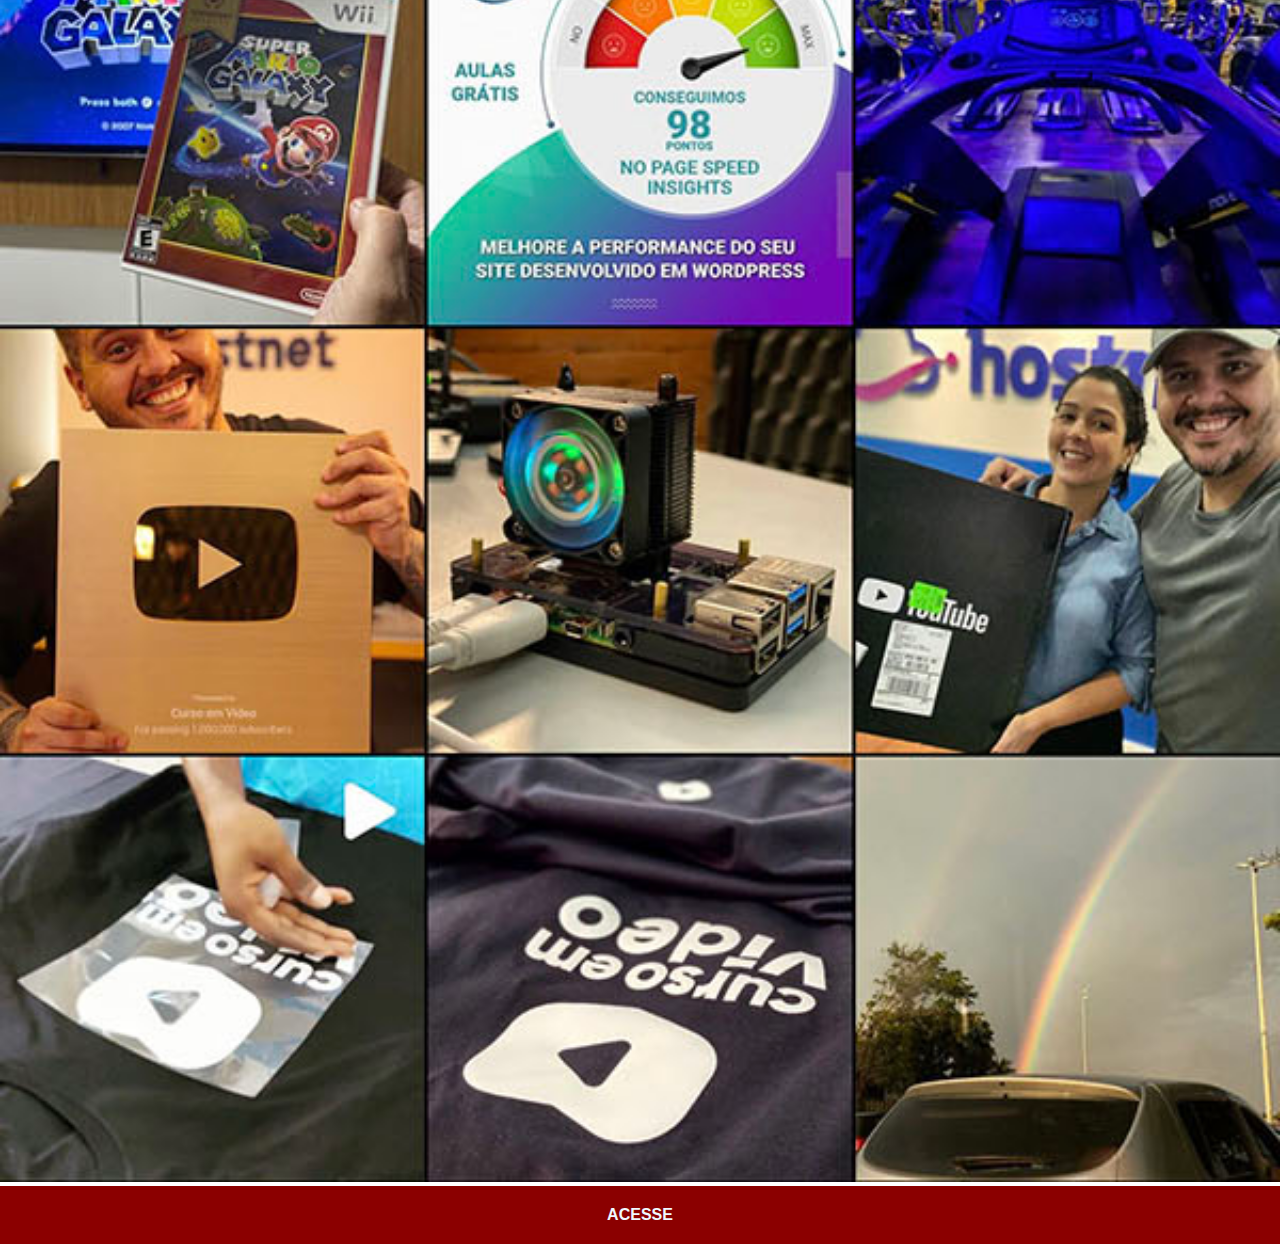
<file: assets/instagram.html>
<!DOCTYPE html>
<html lang="pt-br">
<head>
    <meta charset="UTF-8">
    <meta name="viewport" content="width=device-width, initial-scale=1.0">
    <title>Instagram</title>
    <link rel="stylesheet" href="social.css">
</head>
<body>
    <img src="./imagens/tela-instagram.jpg" alt="Instagram">
    <a href="https://www.instagram.com/gustavoguanabara/" target="_blank" >ACESSE</a>    
</body>
</html>
</file>
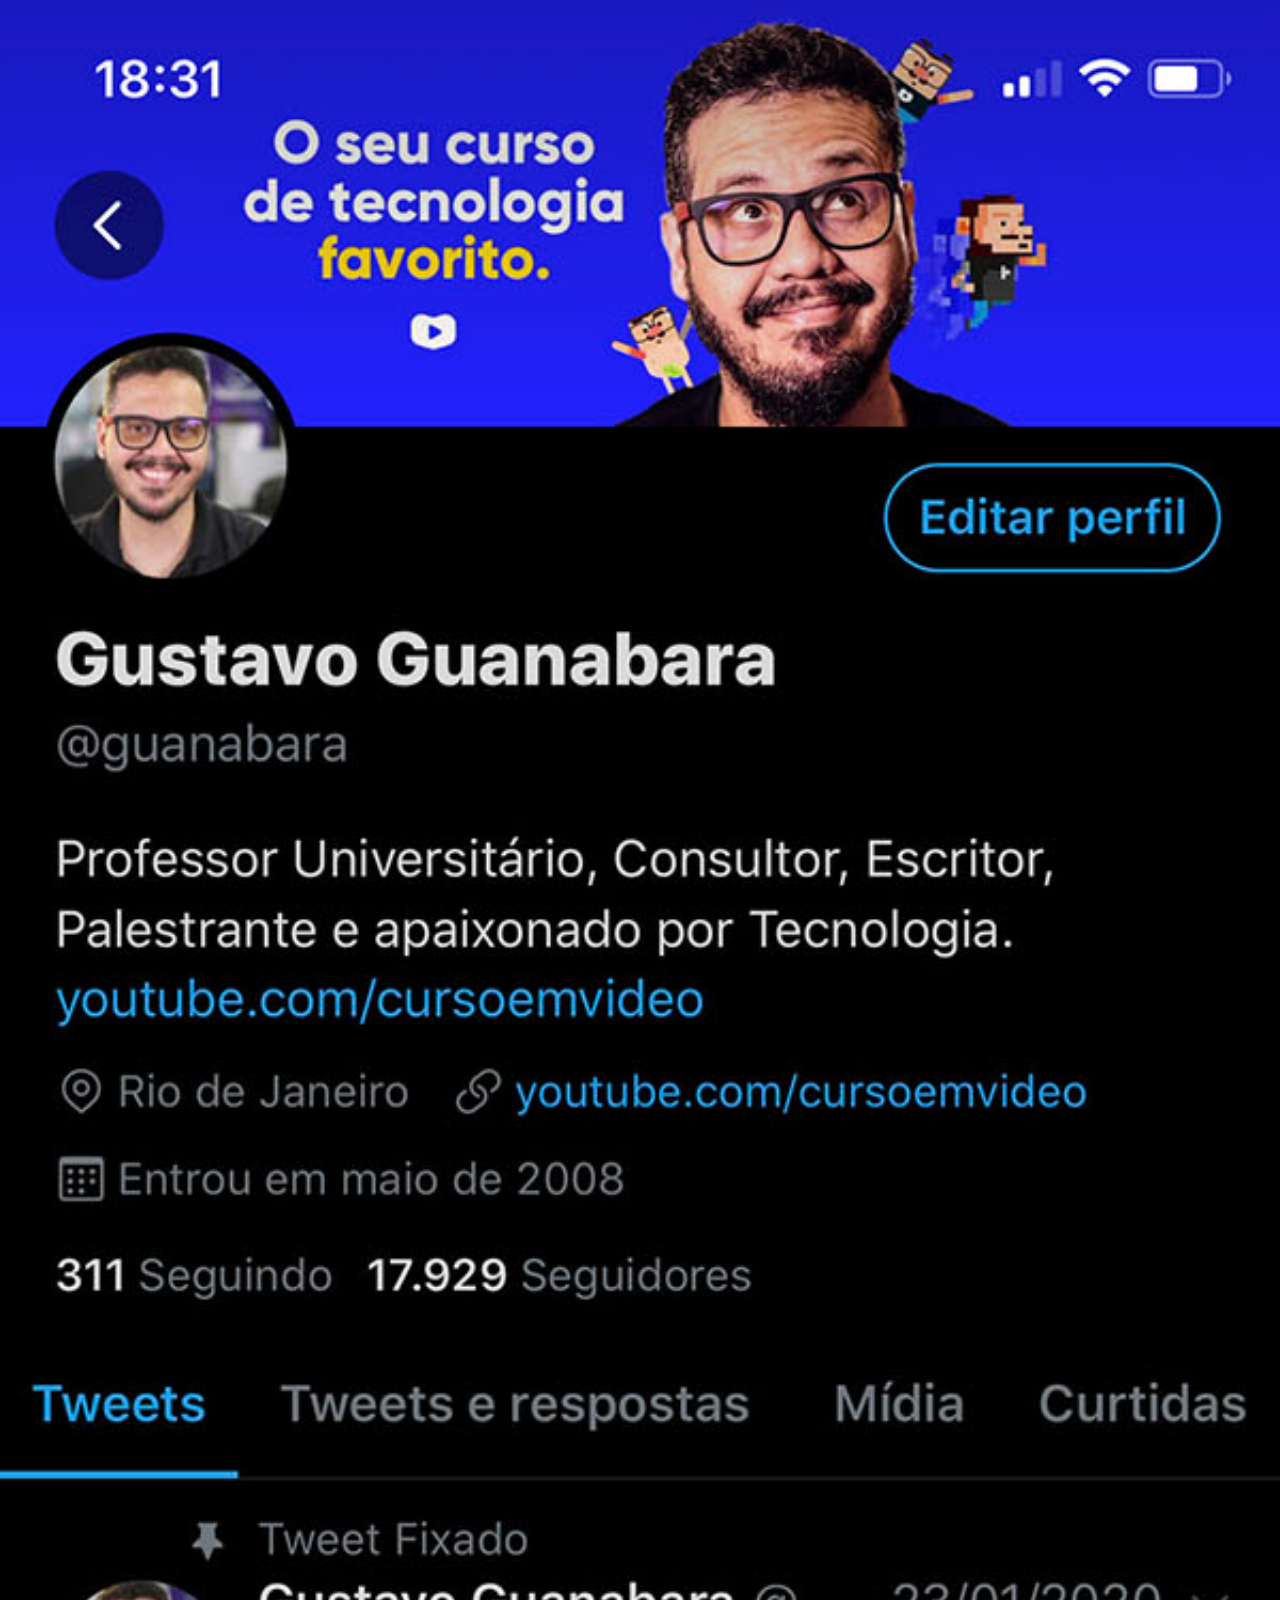
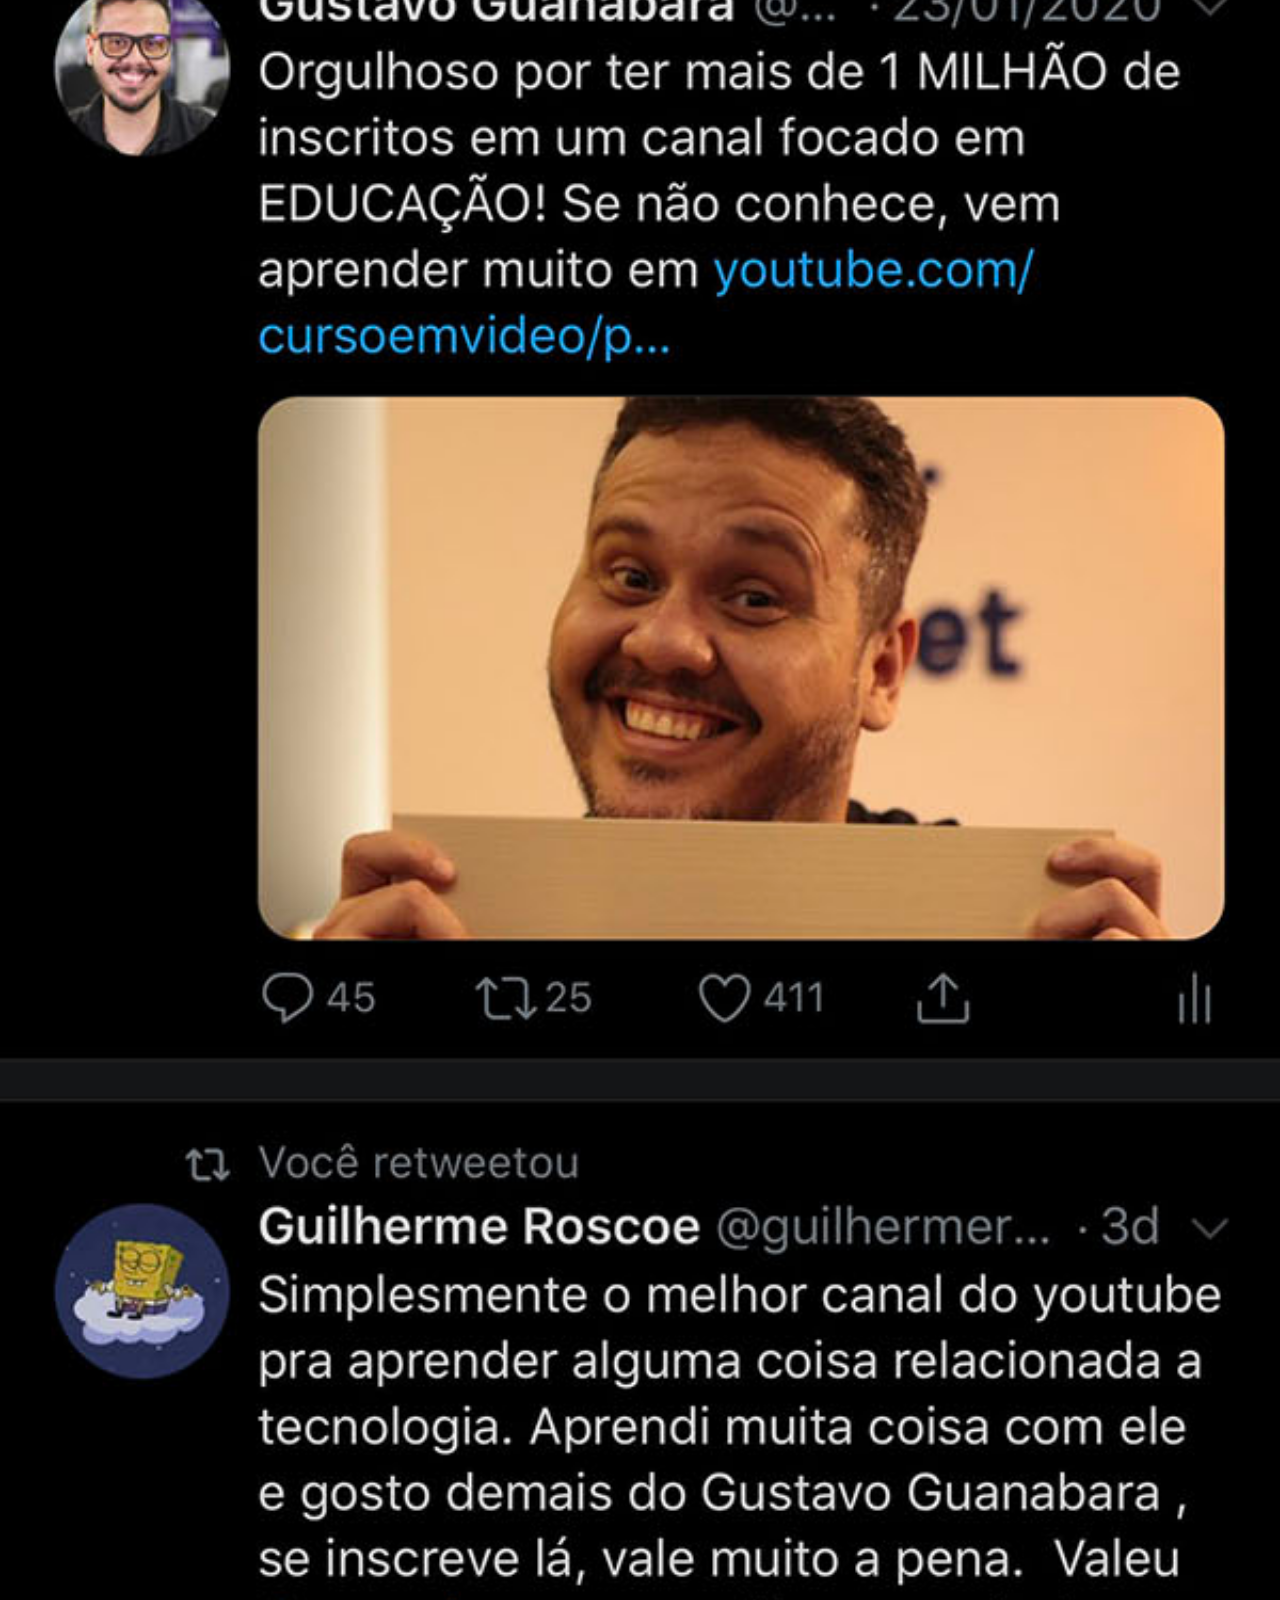
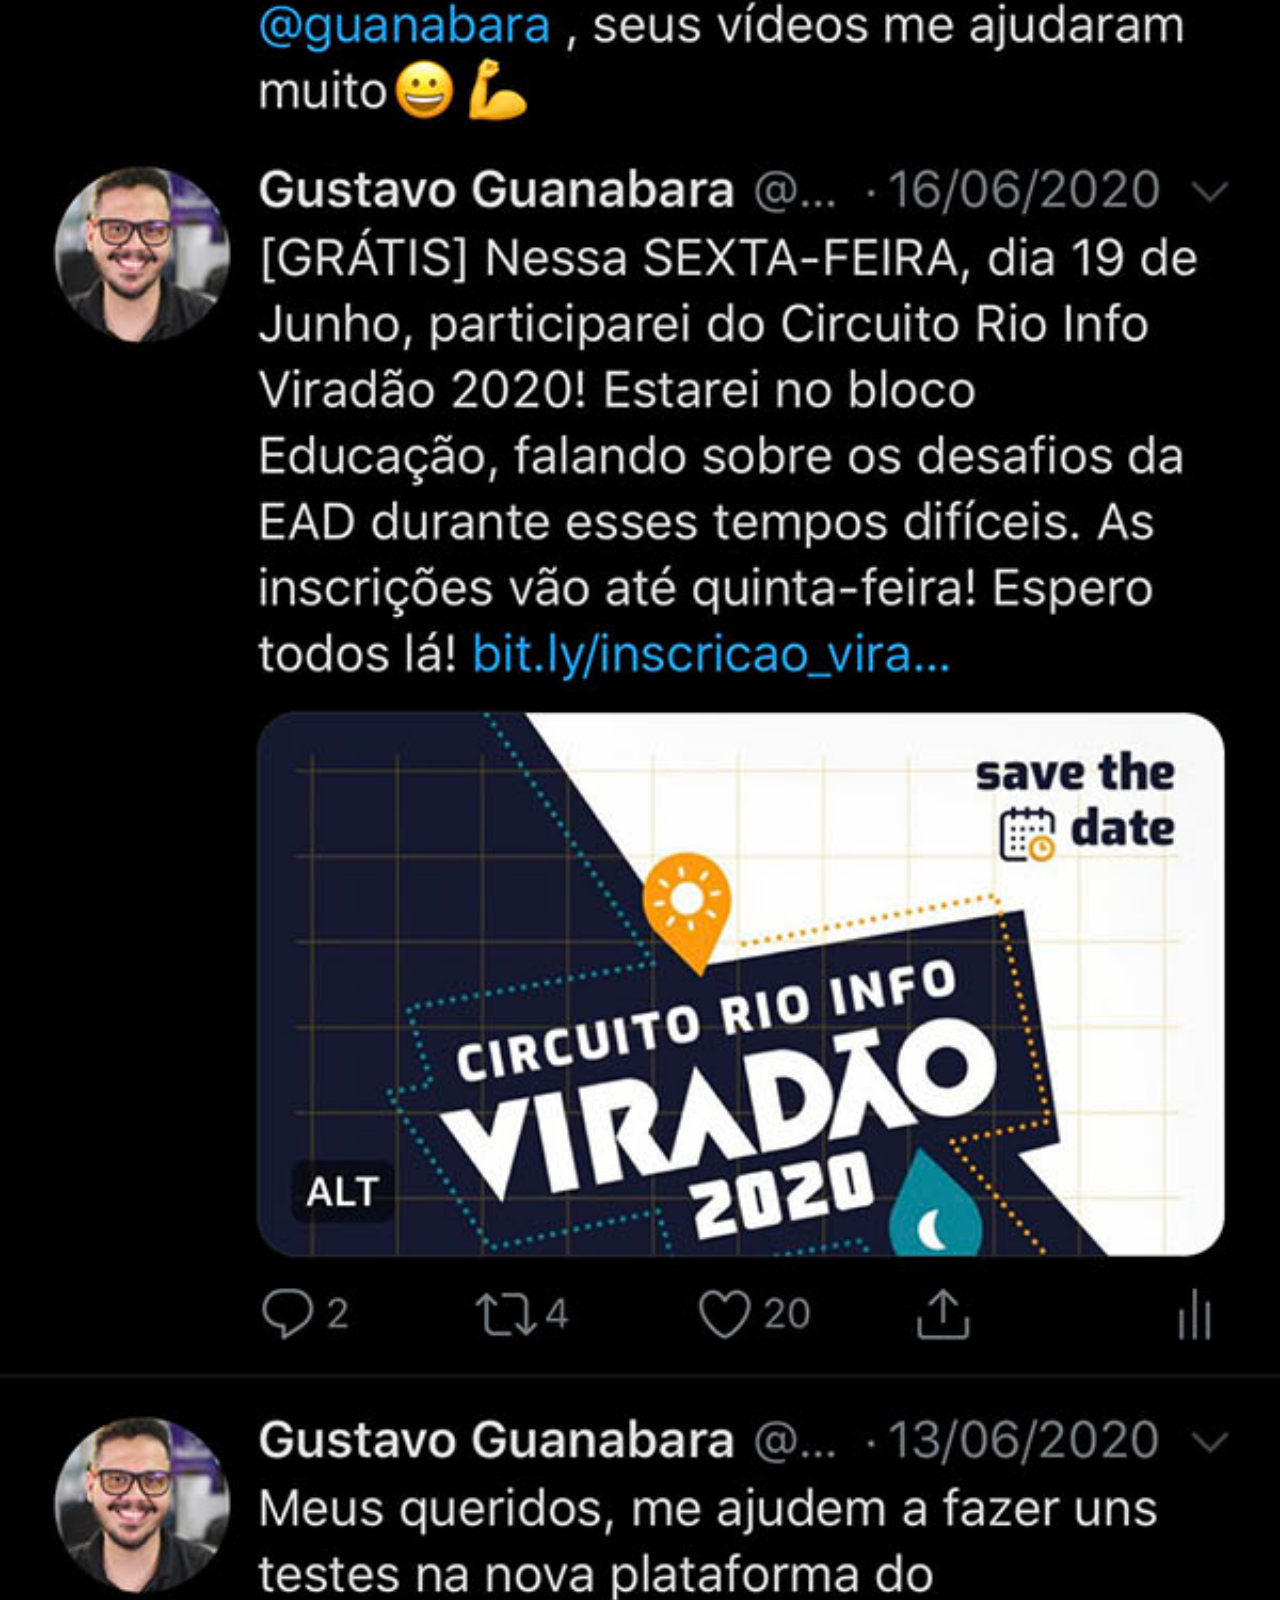
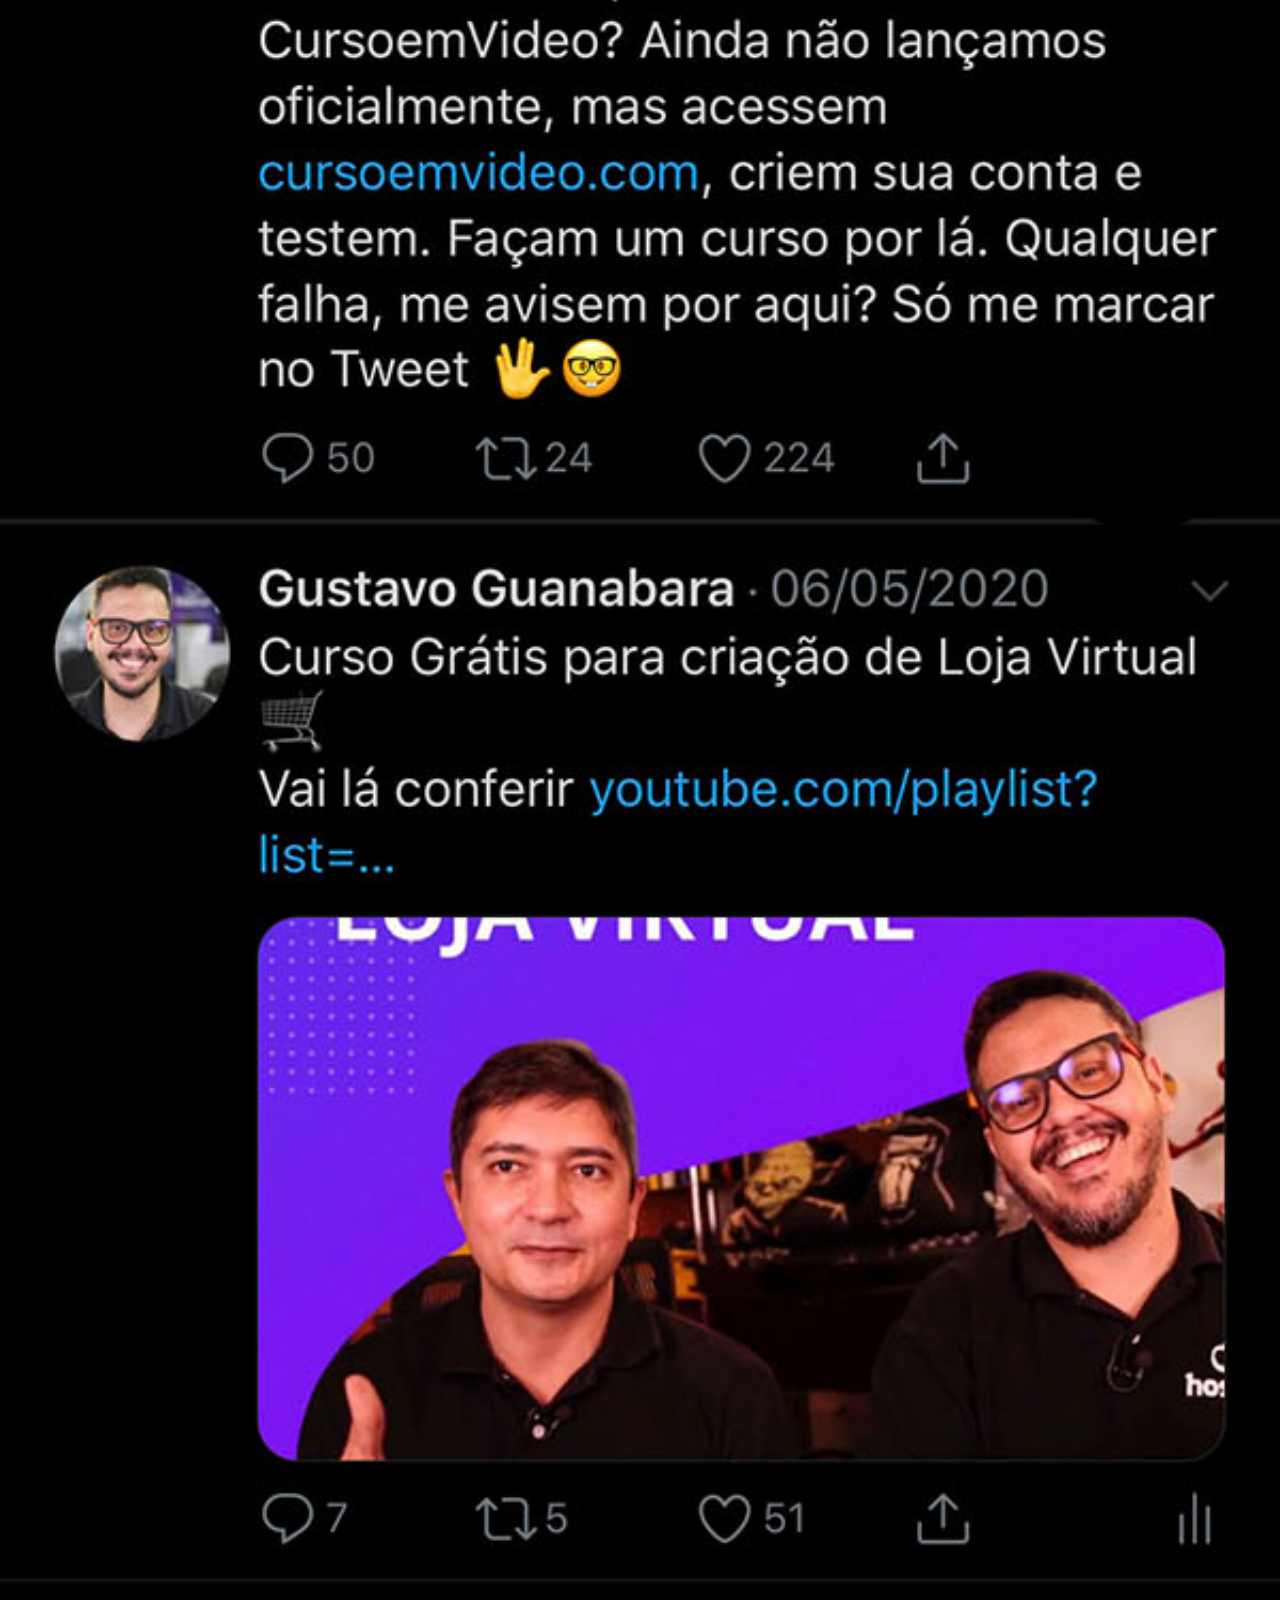
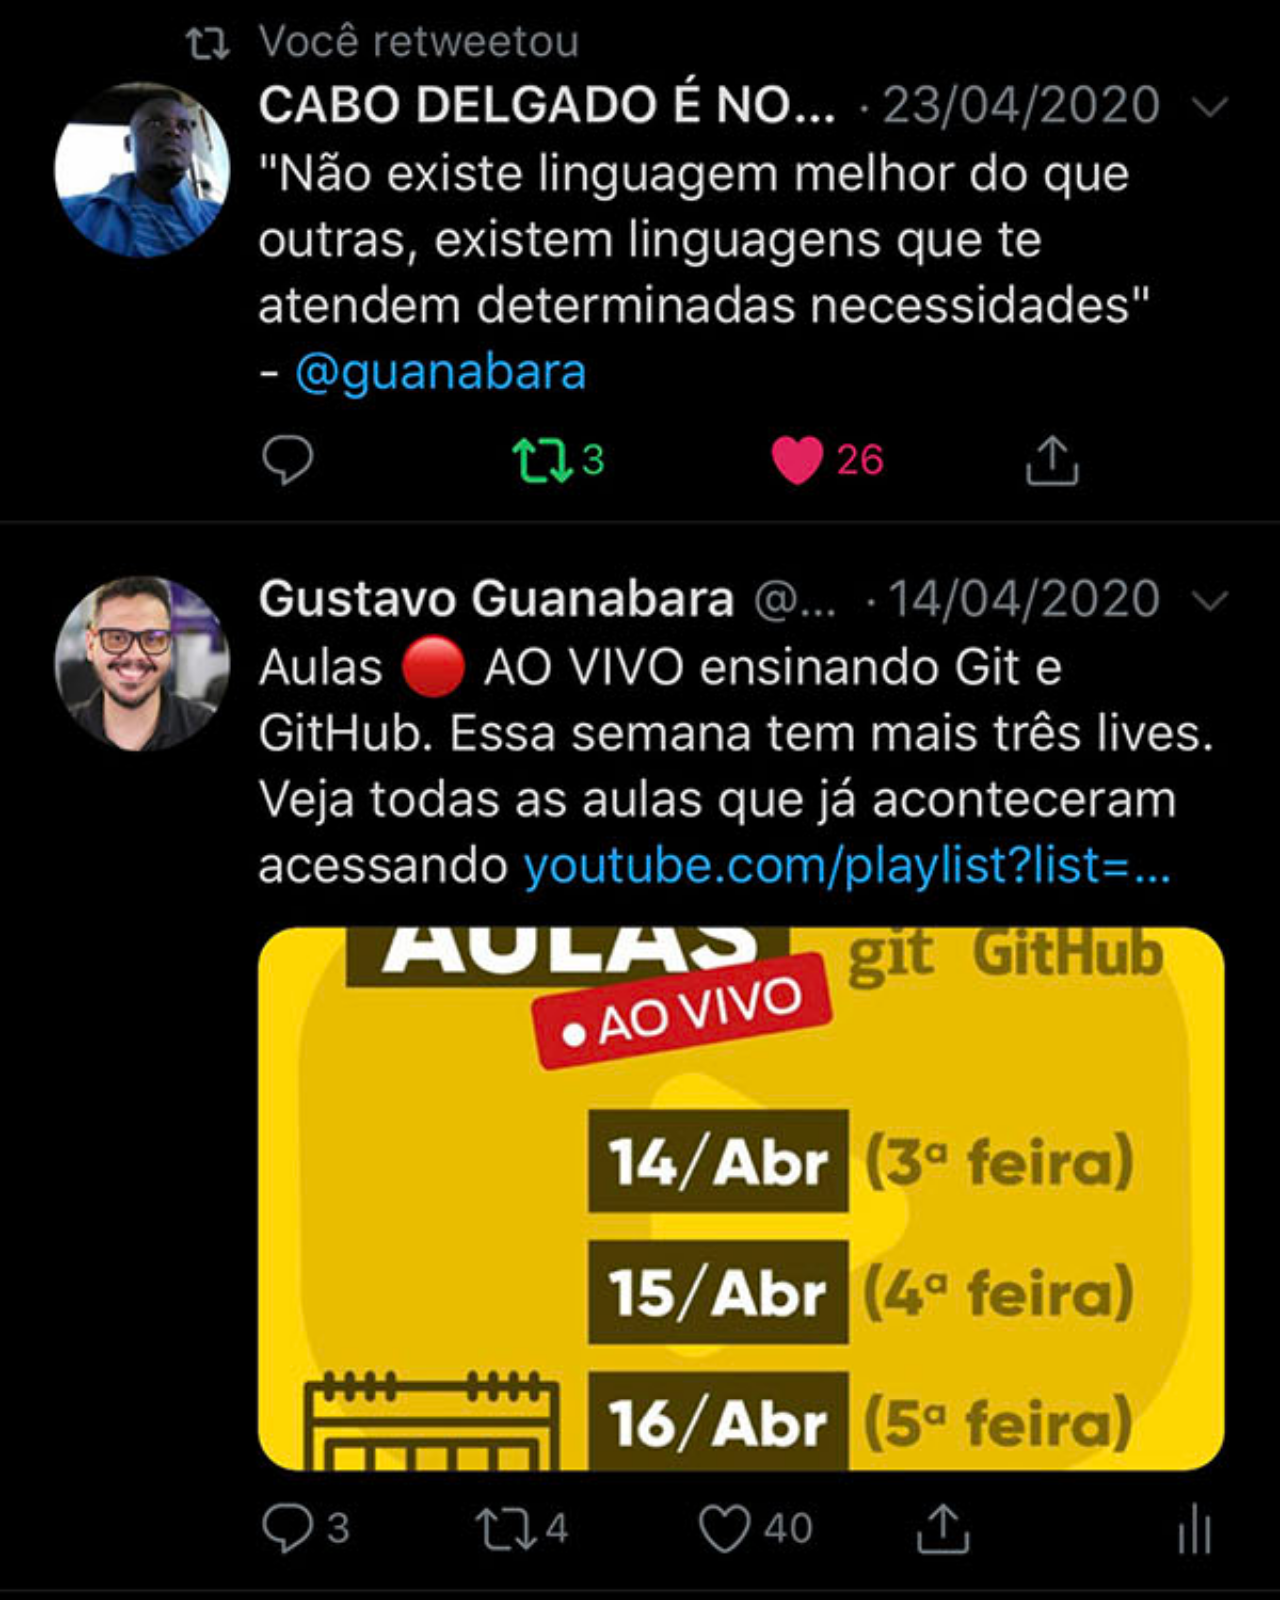
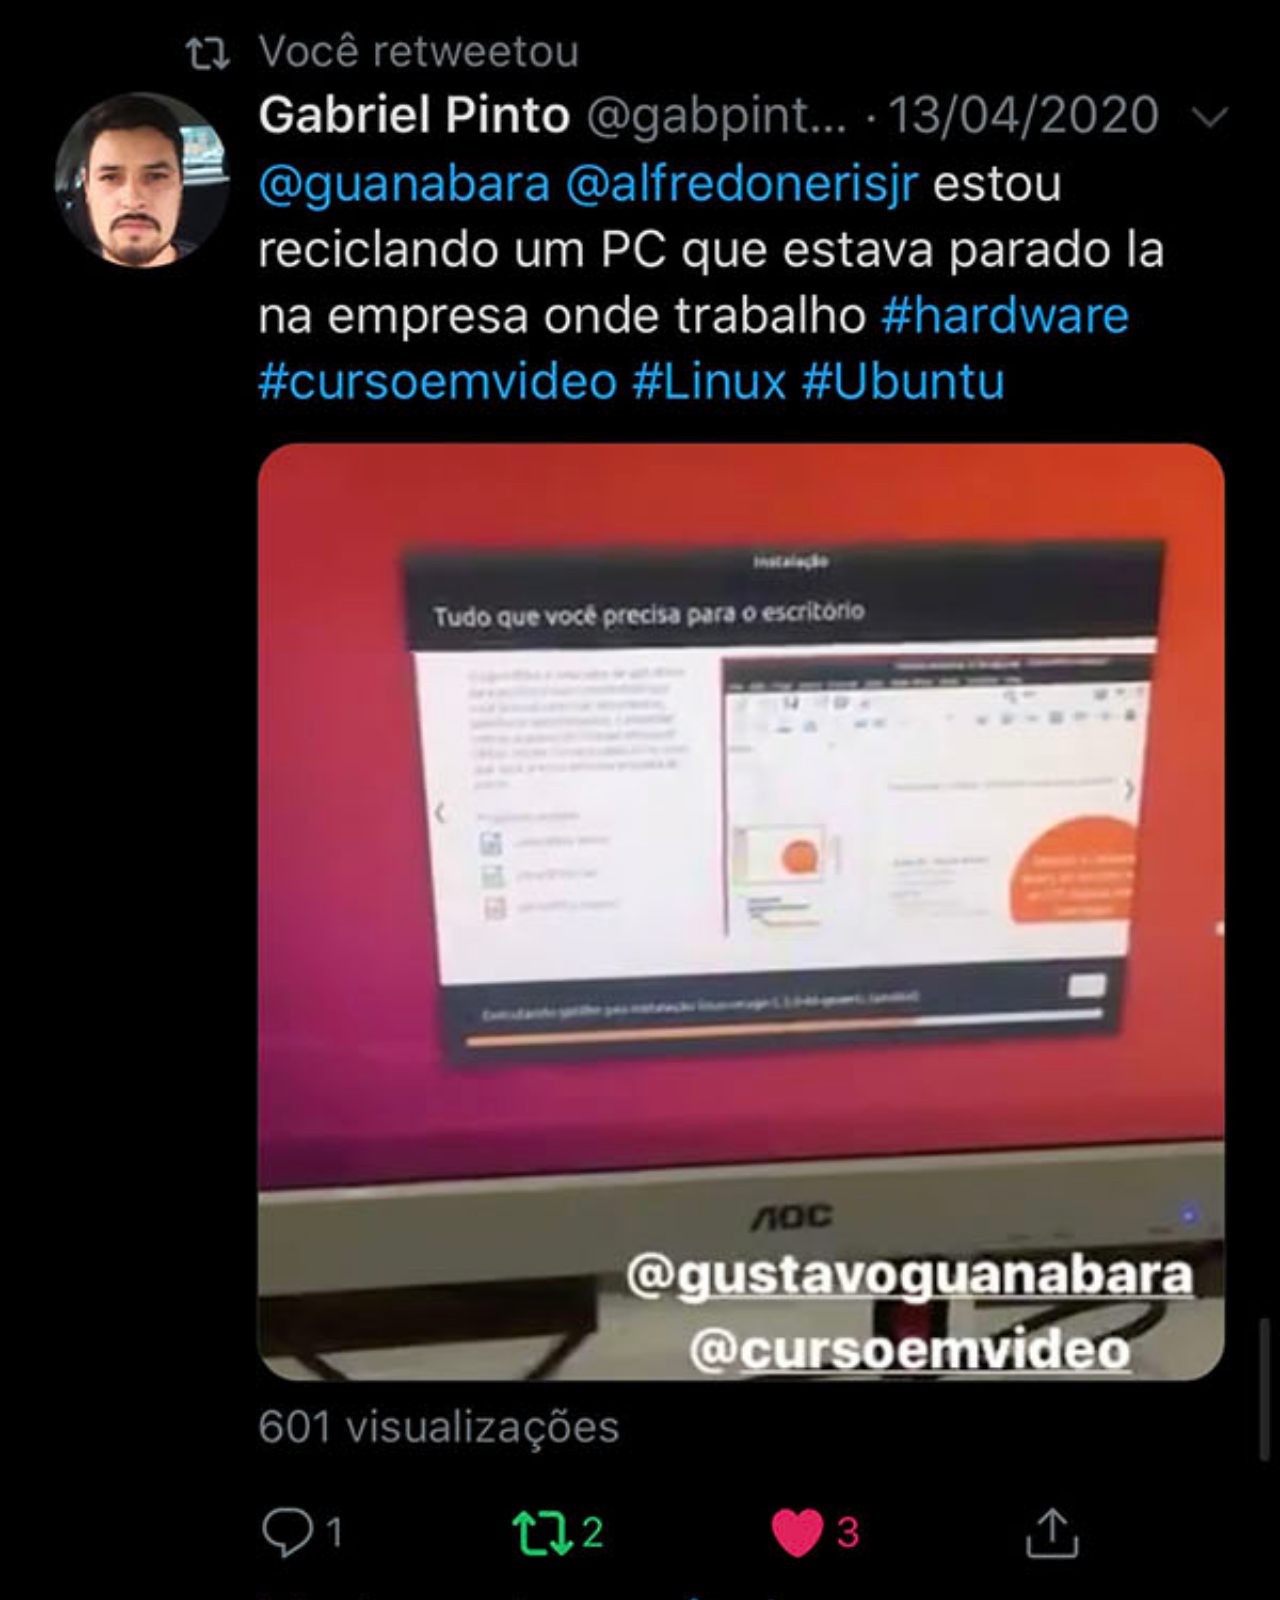
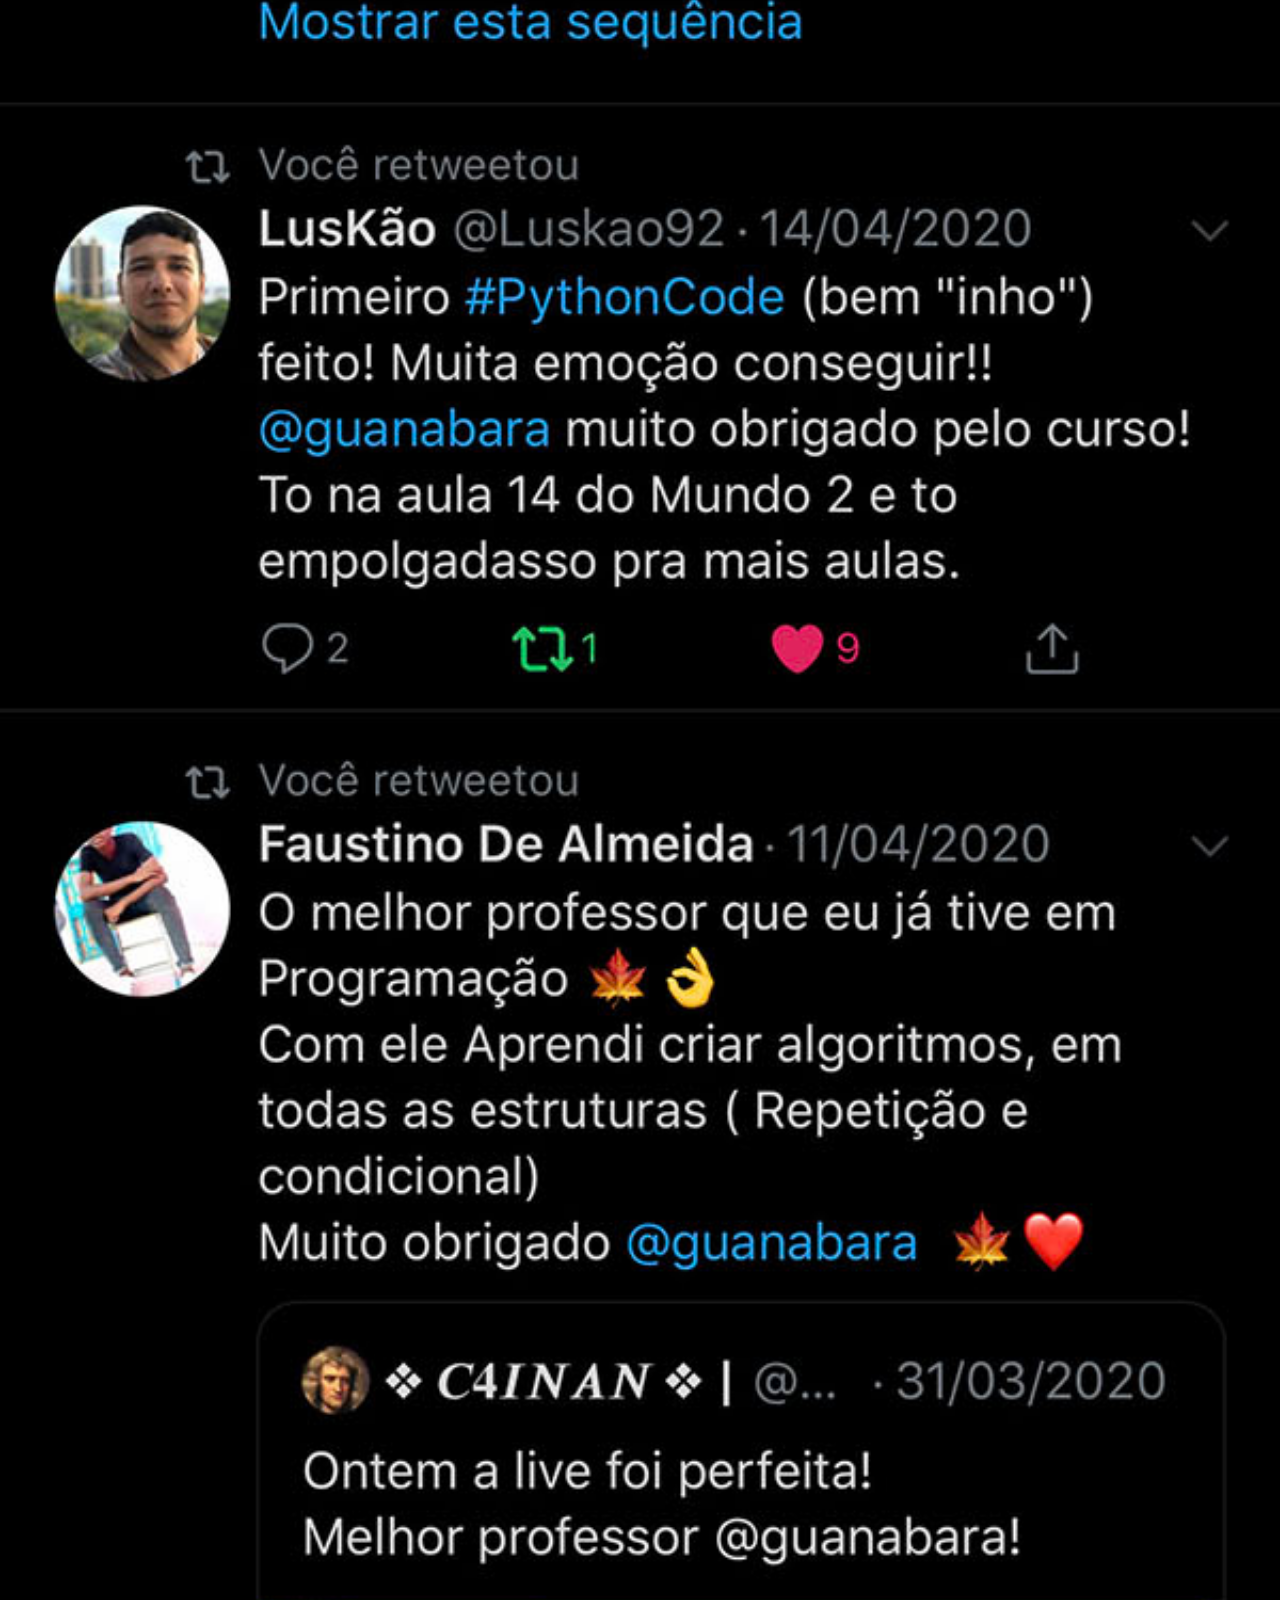
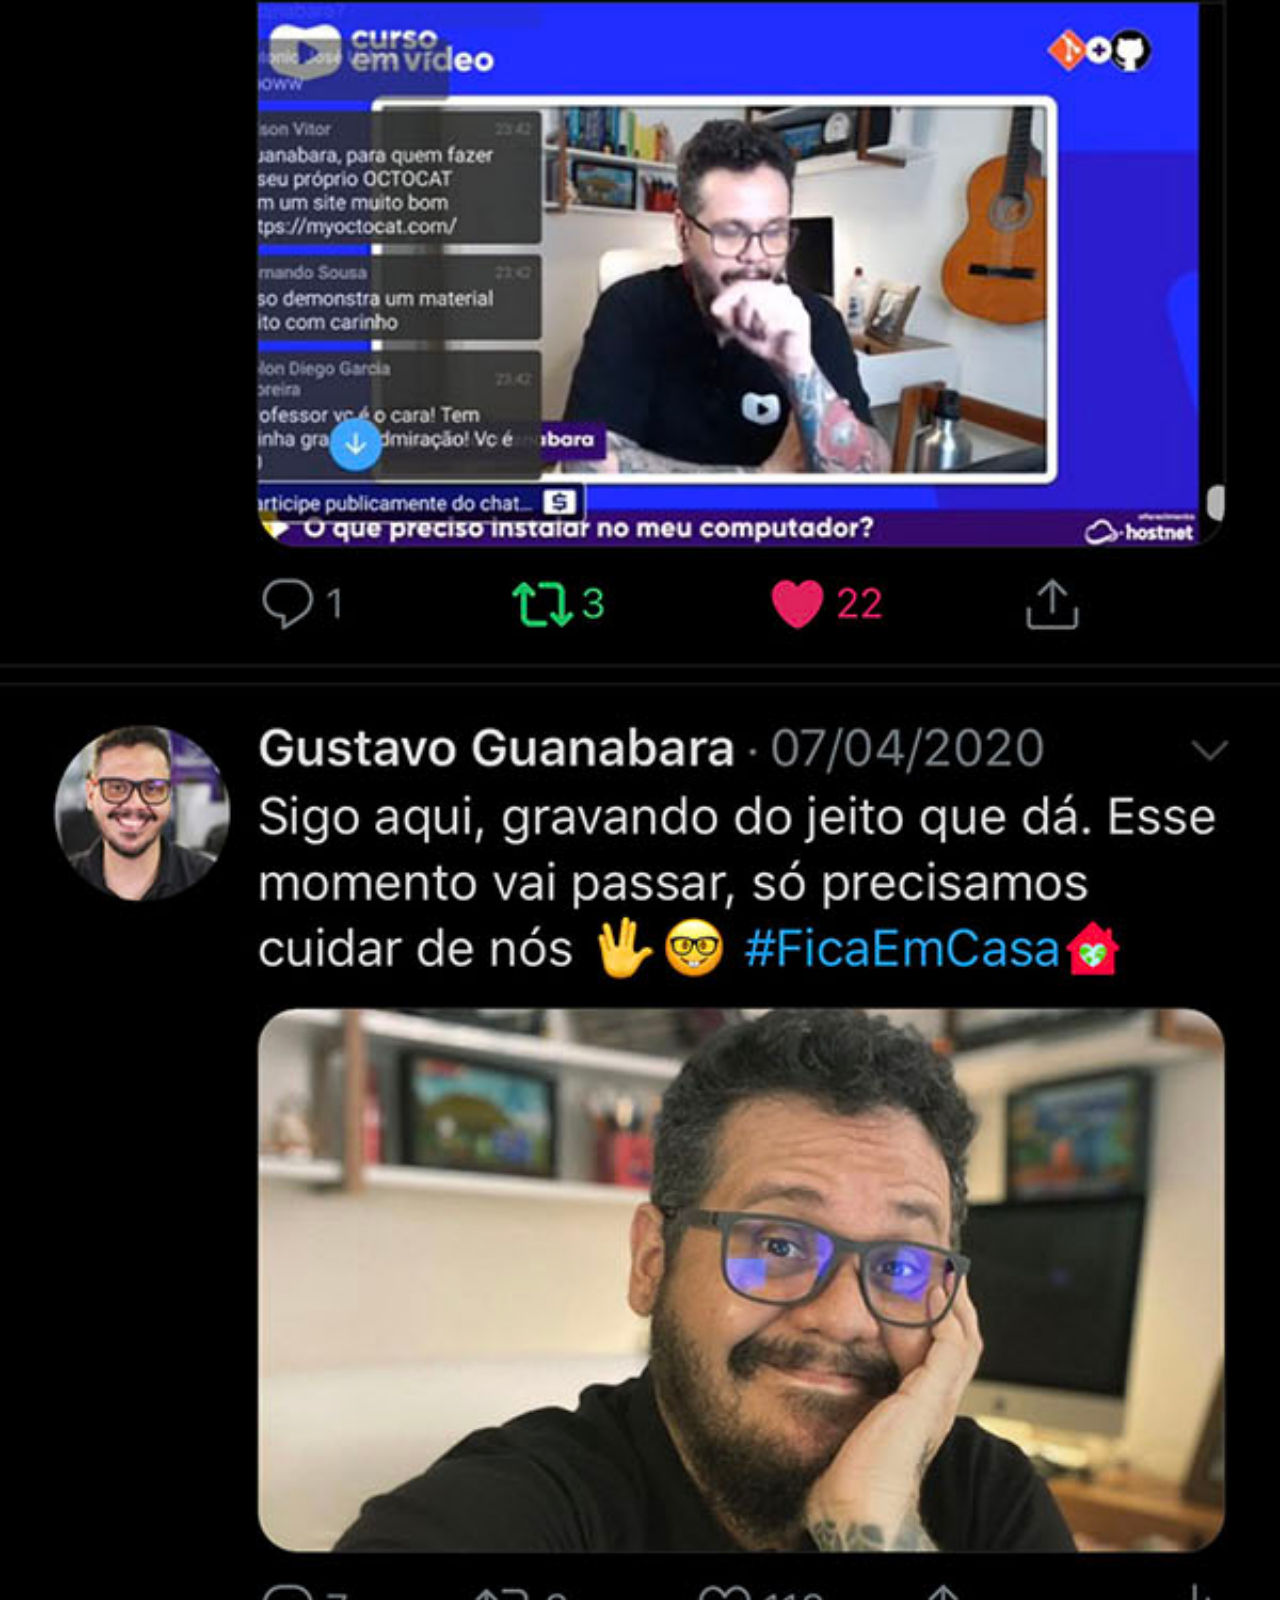
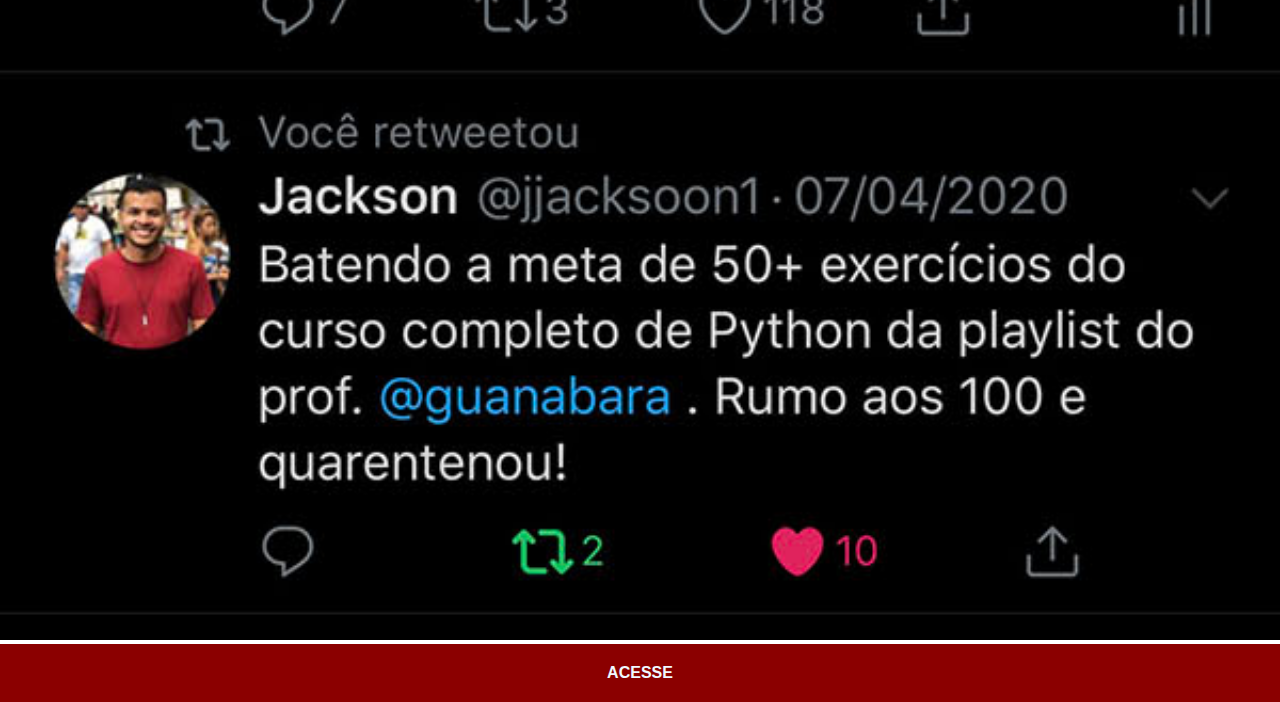
<file: assets/twitter.html>
<!DOCTYPE html>
<html lang="pt-br">
<head>
    <meta charset="UTF-8">
    <meta name="viewport" content="width=device-width, initial-scale=1.0">
    <title>Instagram</title>
    <link rel="stylesheet" href="social.css">
</head>
<body>
    <img src="./imagens/tela-twitter.jpg" alt="Instagram">
    <a href="https://twitter.com/guanabara" target="_blank" >ACESSE</a>    
</body>
</html>
</file>
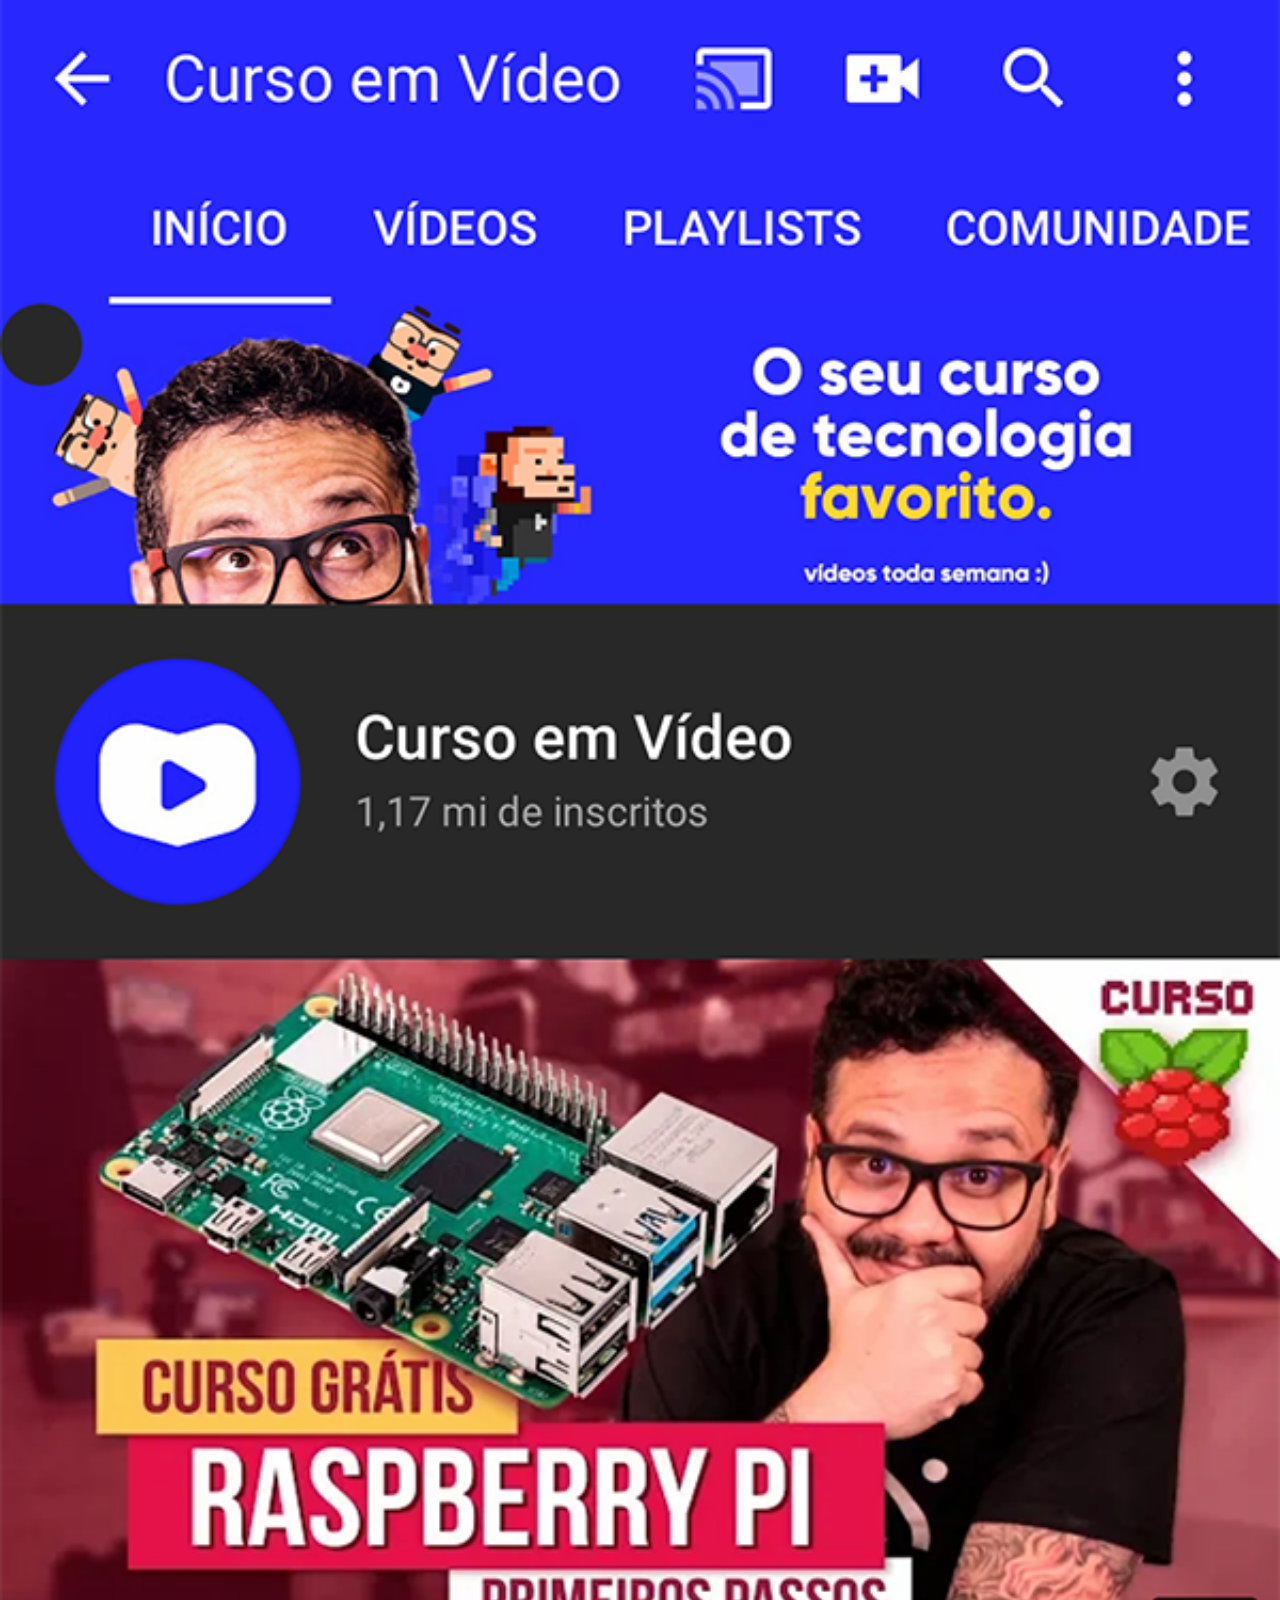
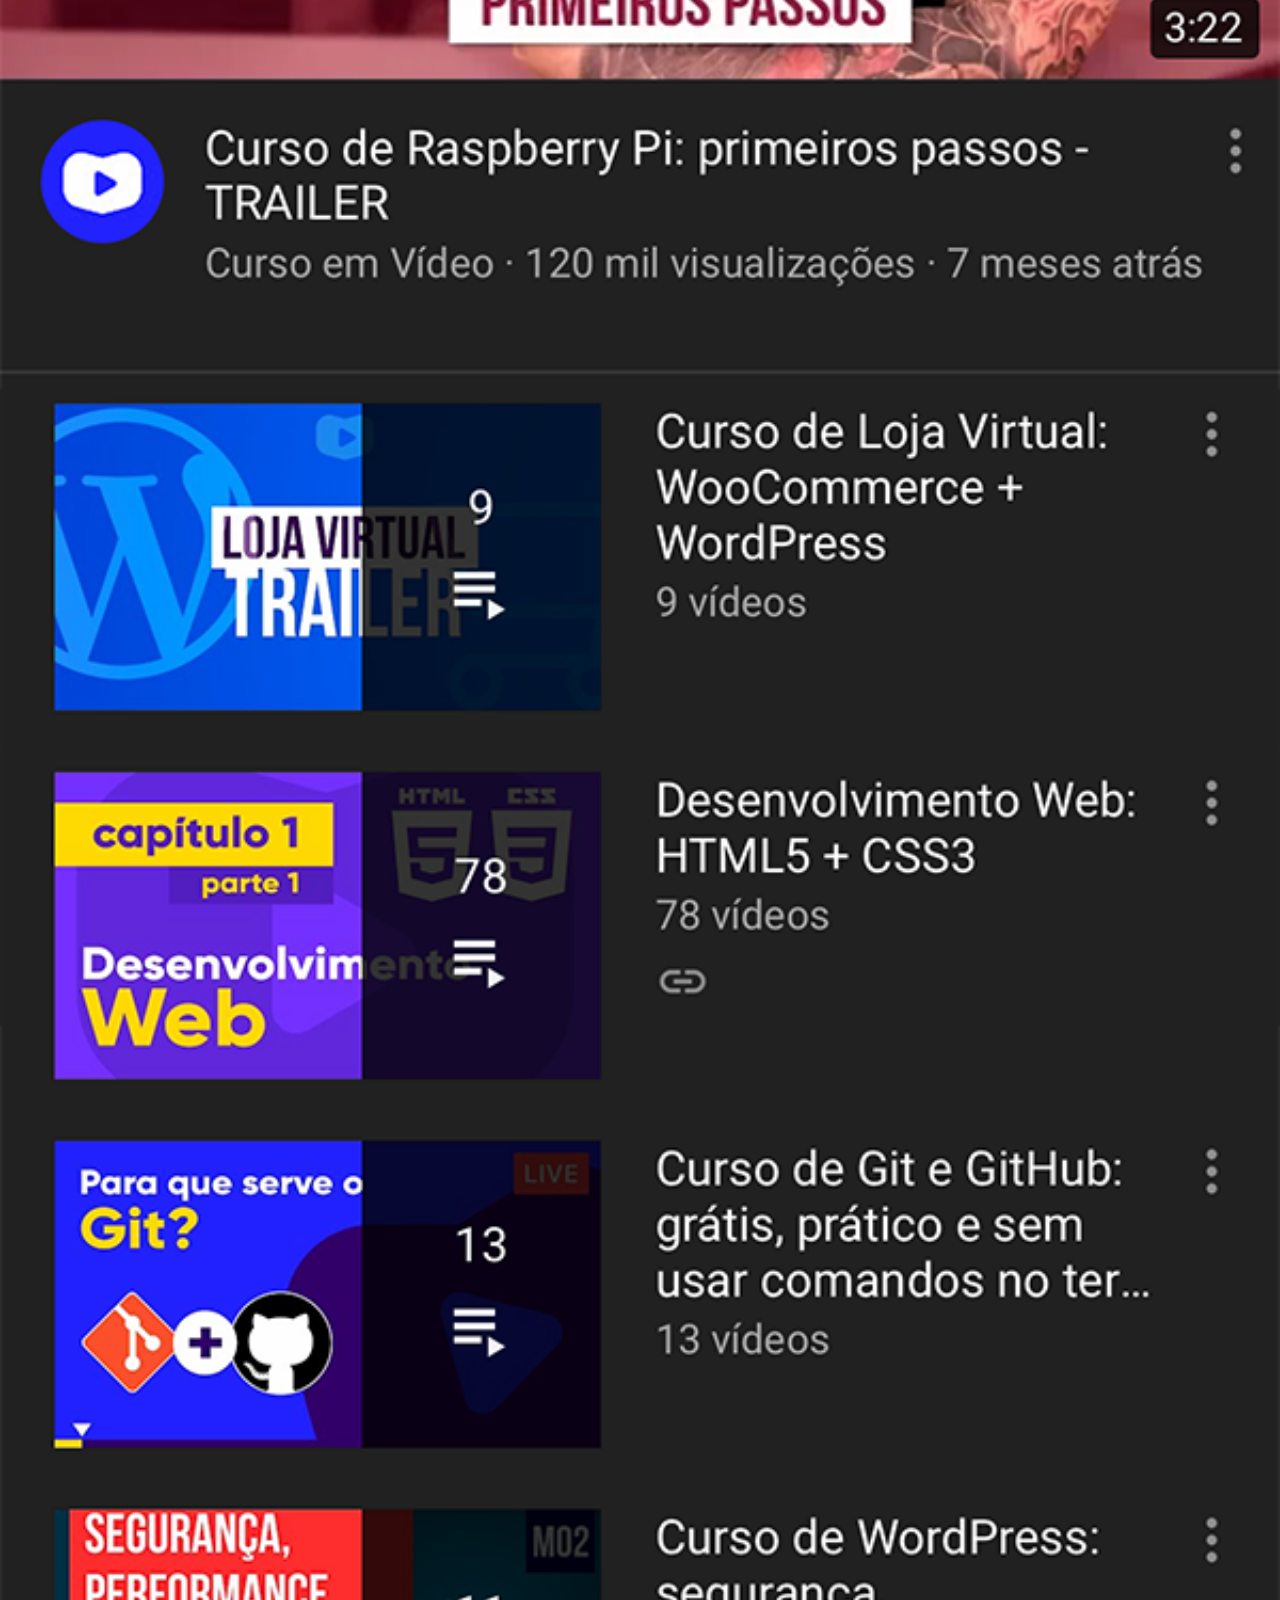
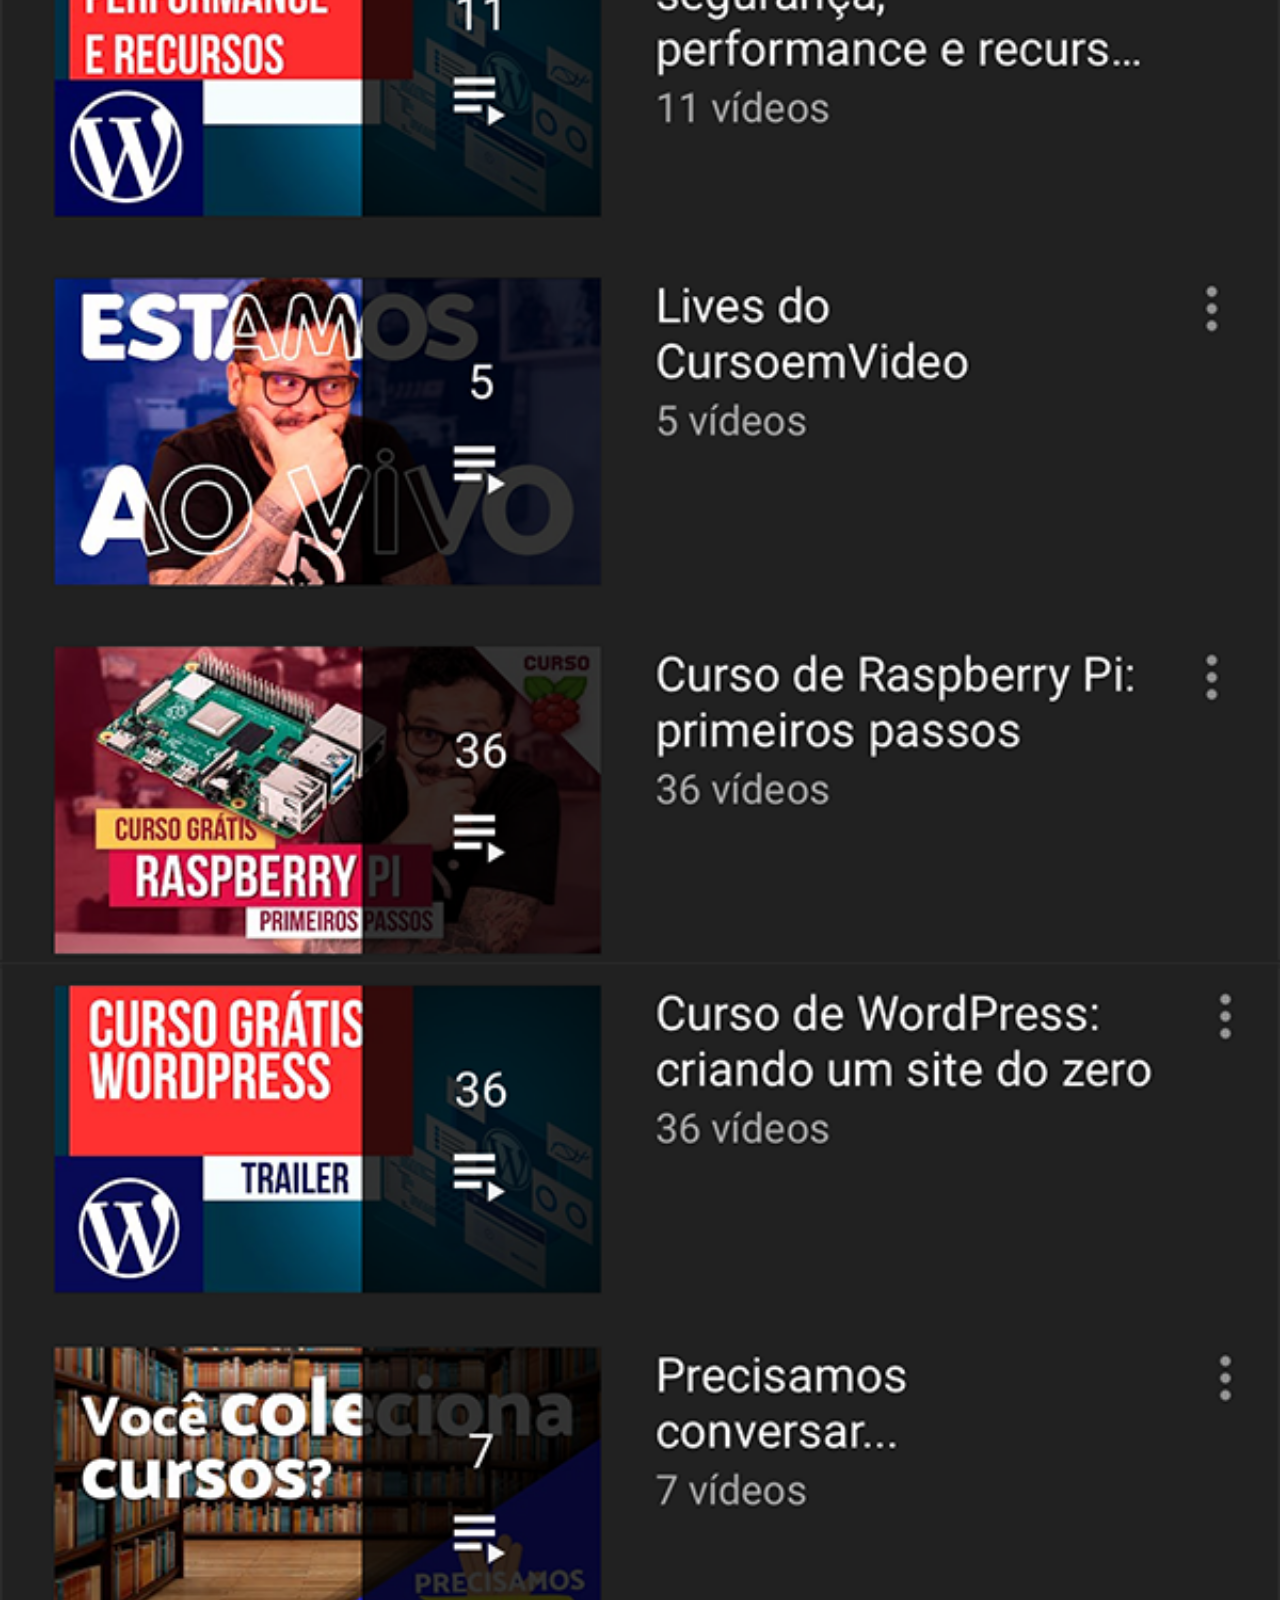
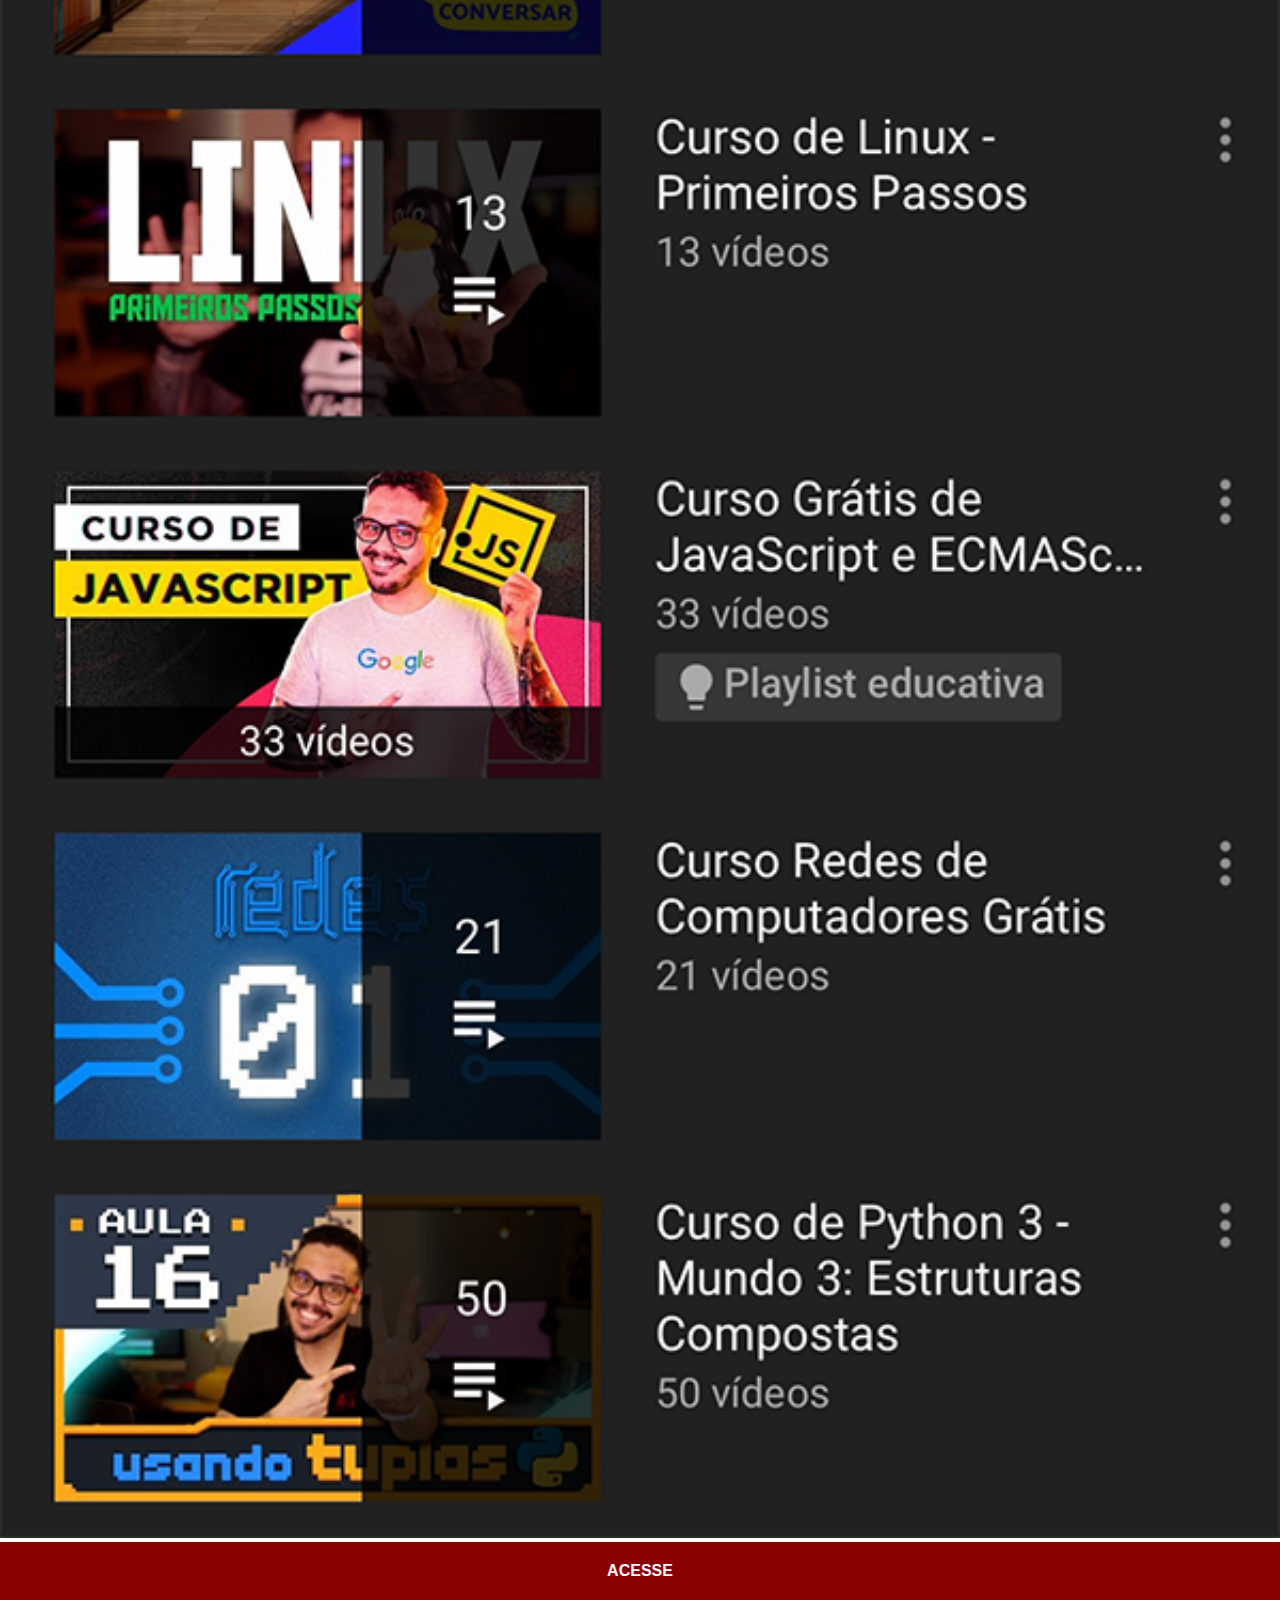
<file: assets/youtube.html>
<!DOCTYPE html>
<html lang="pt-br">
<head>
    <meta charset="UTF-8">
    <meta name="viewport" content="width=device-width, initial-scale=1.0">
    <title>Youtube</title>
    <link rel="stylesheet" href="social.css">


</head>
<body>
    <img src="./imagens/tela-youtube.png" alt="Youtube">
    <a href="https://www.youtube.com/results?search_query=curso+em+video" target="_blank" >ACESSE</a>
    
</body>
</html>
</file>
<file: assets/style.css>
*   {
    margin: 0px;
    padding: 0px;
    box-sizing: border-box;
}

html, body  {
    height: 100vh;
    width: 100vw;
    background-color: black;    
}

body    {
    background:  url('./imagens/fundo-madeira.jpg') no-repeat  top center;
    background-size: cover; /*vai cobrir a tela inteira*/
    background-attachment: fixed; /*para não haver rolagem*/
}

main    {
    position: relative;
    height: 100vh;       
}

section#telephone    {
    position: absolute;
    top: 50%; /*vai jogar a pontinha sup esqu para o centro da tela*/
    left: 50%;
    transform: translate(-50%, -50%); /*vai centralizar o quadrado no centro deslocando a pontinha */
    background: url('./imagens/frame-iphone.png') no-repeat;
    height: 627px;
    width: 511px;    
}

iframe#screen   {
    position: relative;
    top:  80px;
    left: 22px;
    width: 267px;
    height: 471px;
}

section#social-media  {
    text-align: right;
}

section#social-media  img {
    width: 50px;    
    margin: 10px;
    border-radius: 50%; /* vai deixar tudo redondo*/
    box-shadow: 2px 2px 5px rgba(0, 0, 0, 0.447);
}

section#social-media  img:hover    {
    border: 2px solid rgba(255, 255, 255, .650);
    translate: -3px -3px;
    box-shadow: 5px 5px 10px rgba(0, 0, 0, 0.622);
    transition: .3s;
}
</file>
<file: assets/social.css>
*   {
    margin: 0px;
    padding: 0px;
    box-sizing: border-box;
    font-family: Arial, Helvetica, sans-serif;
}
::-webkit-scrollbar{
    width: 0px;
    height: 0px;
}
img     {
    width: 100vw;
}
a   {
    display: block;
    background-color: darkred;
    padding: 20px;
    text-align: center;
    font-weight: bolder;
    text-decoration: none;
    color: aliceblue;
}
a:hover     {
    background-color: red;
    transition: .2s;
}
</file>
